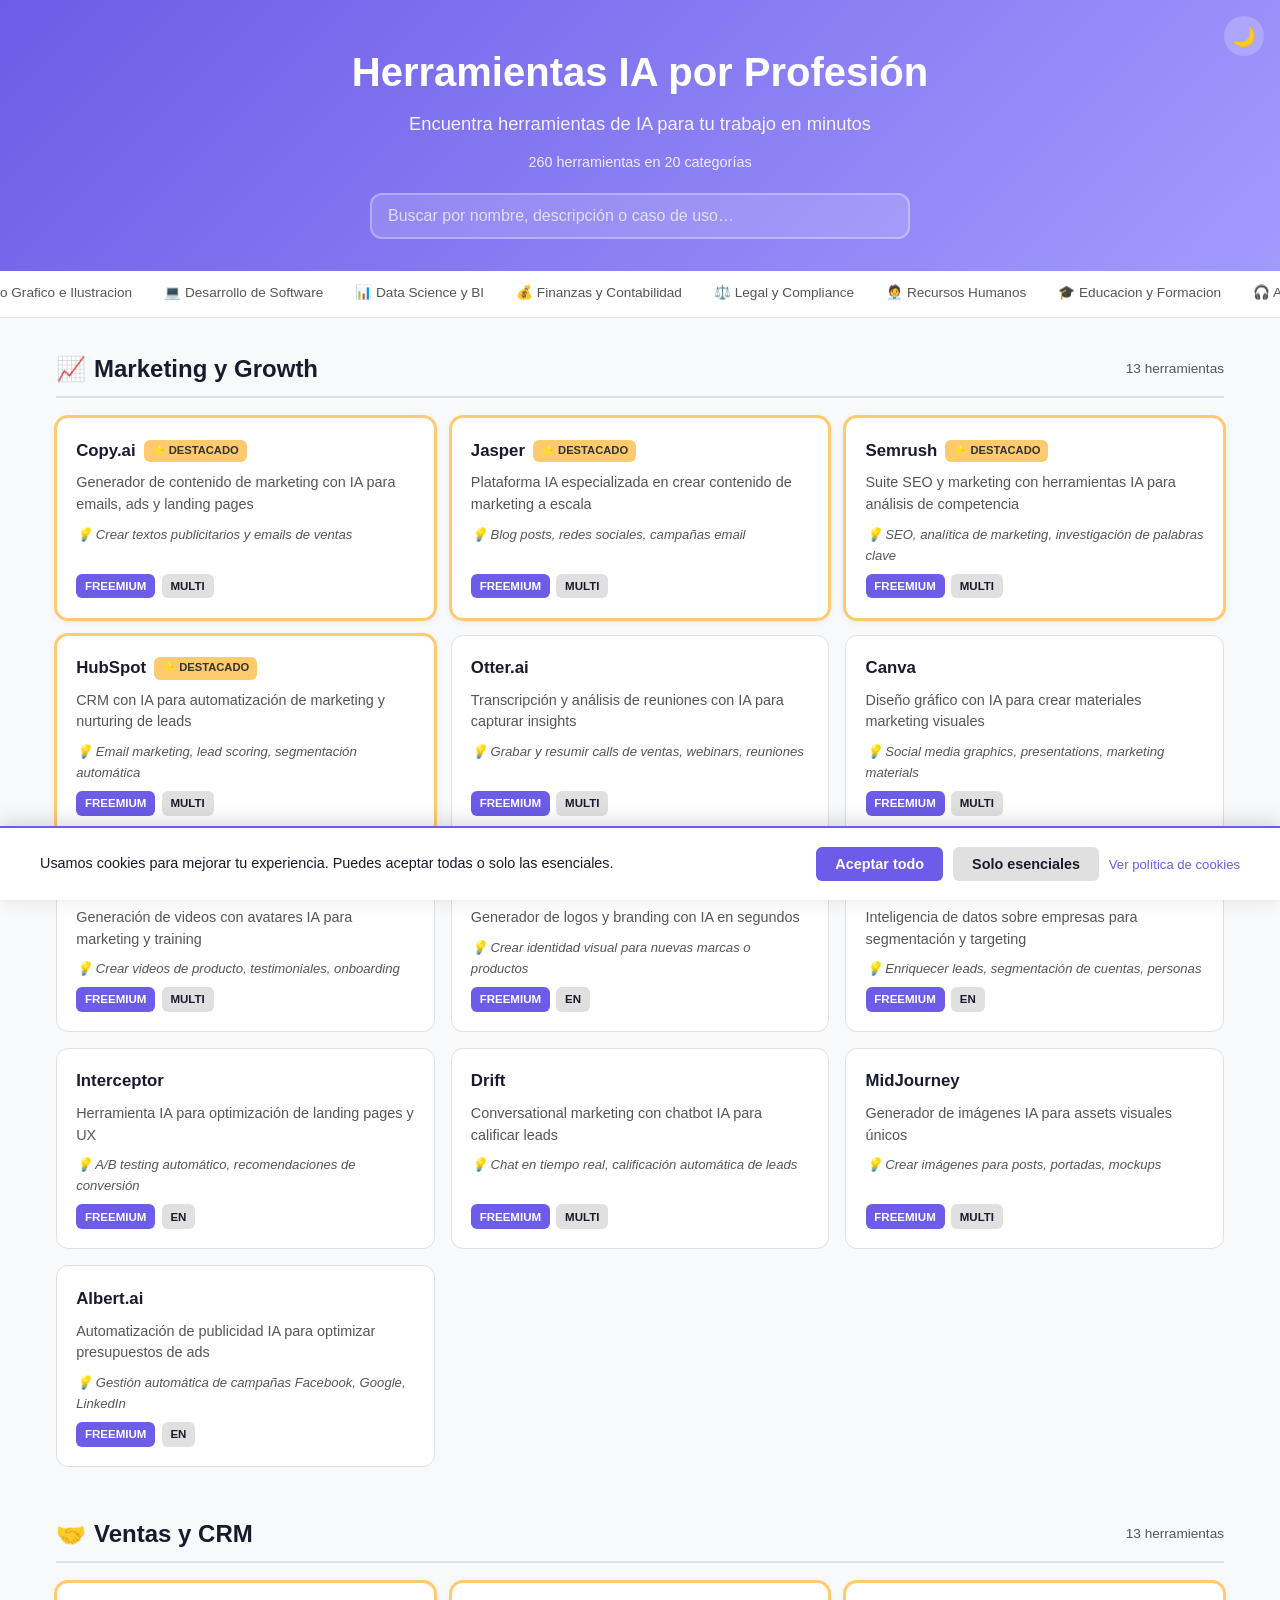
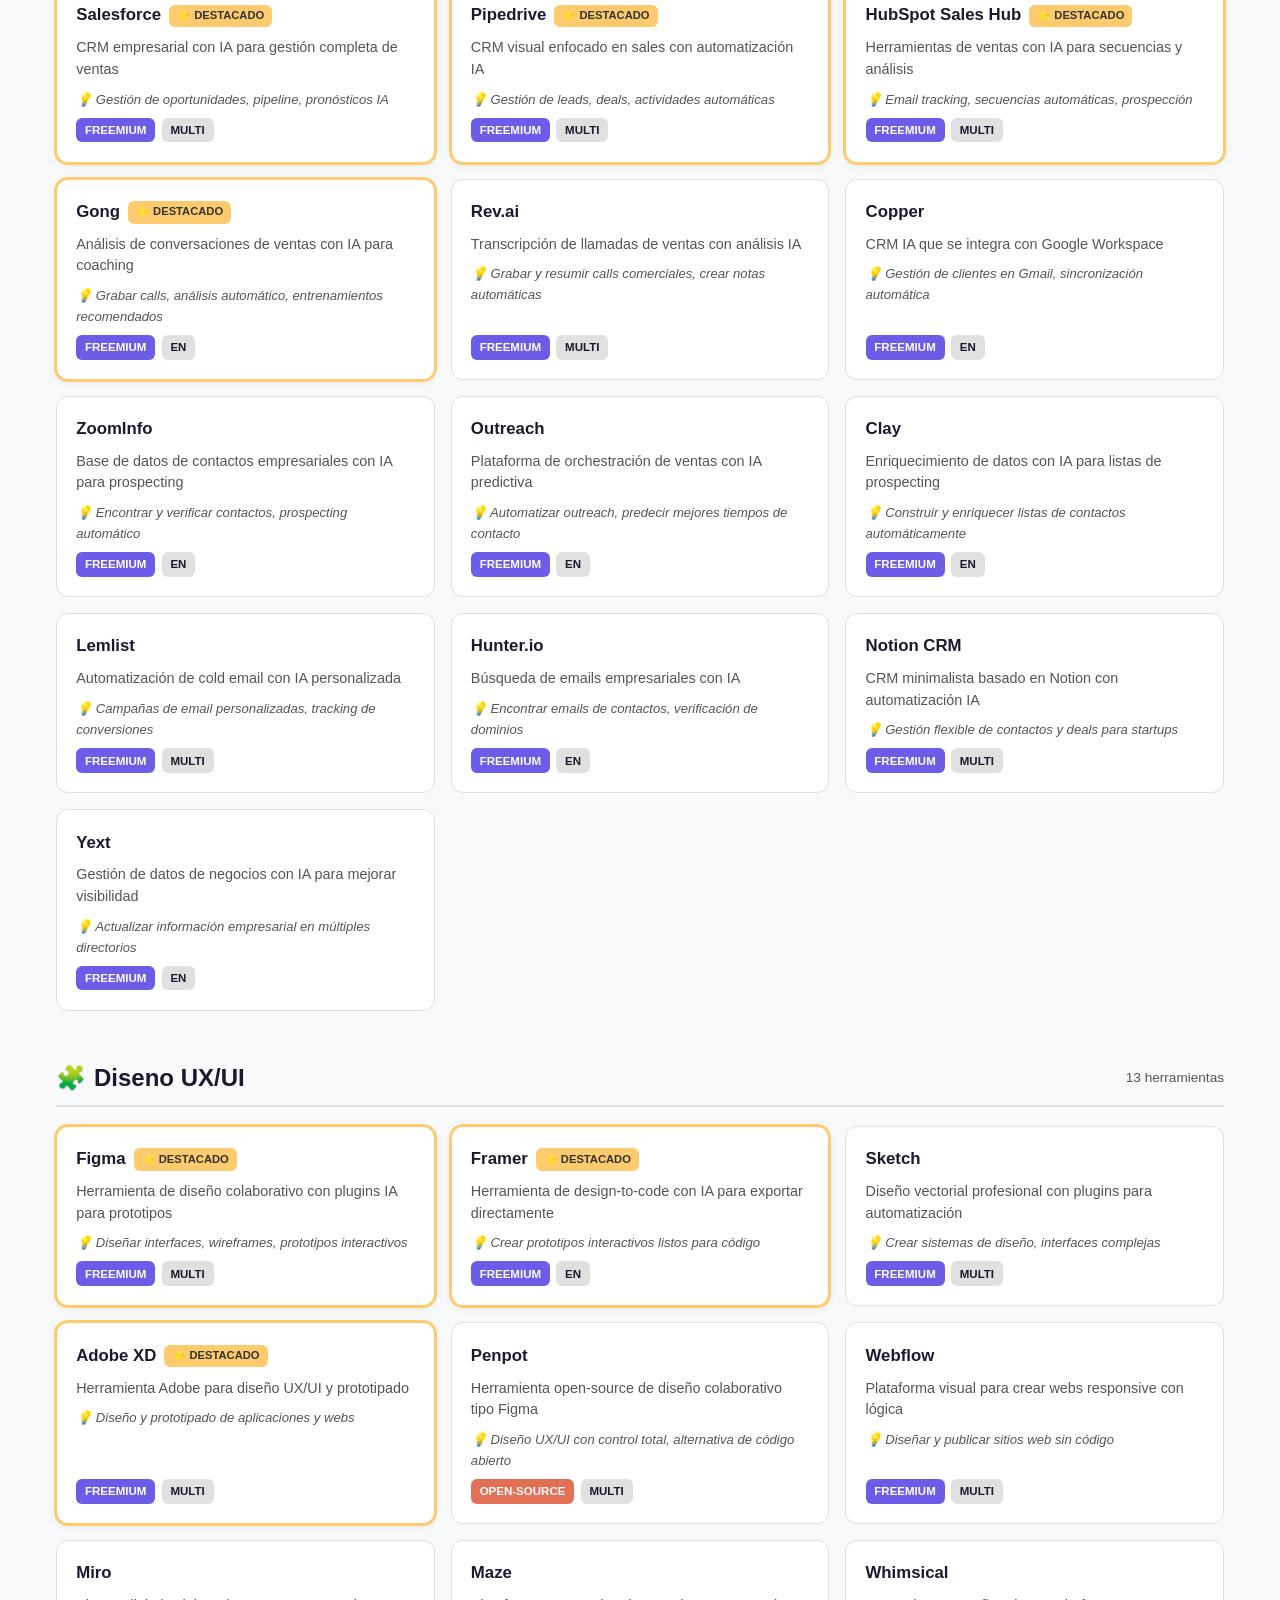
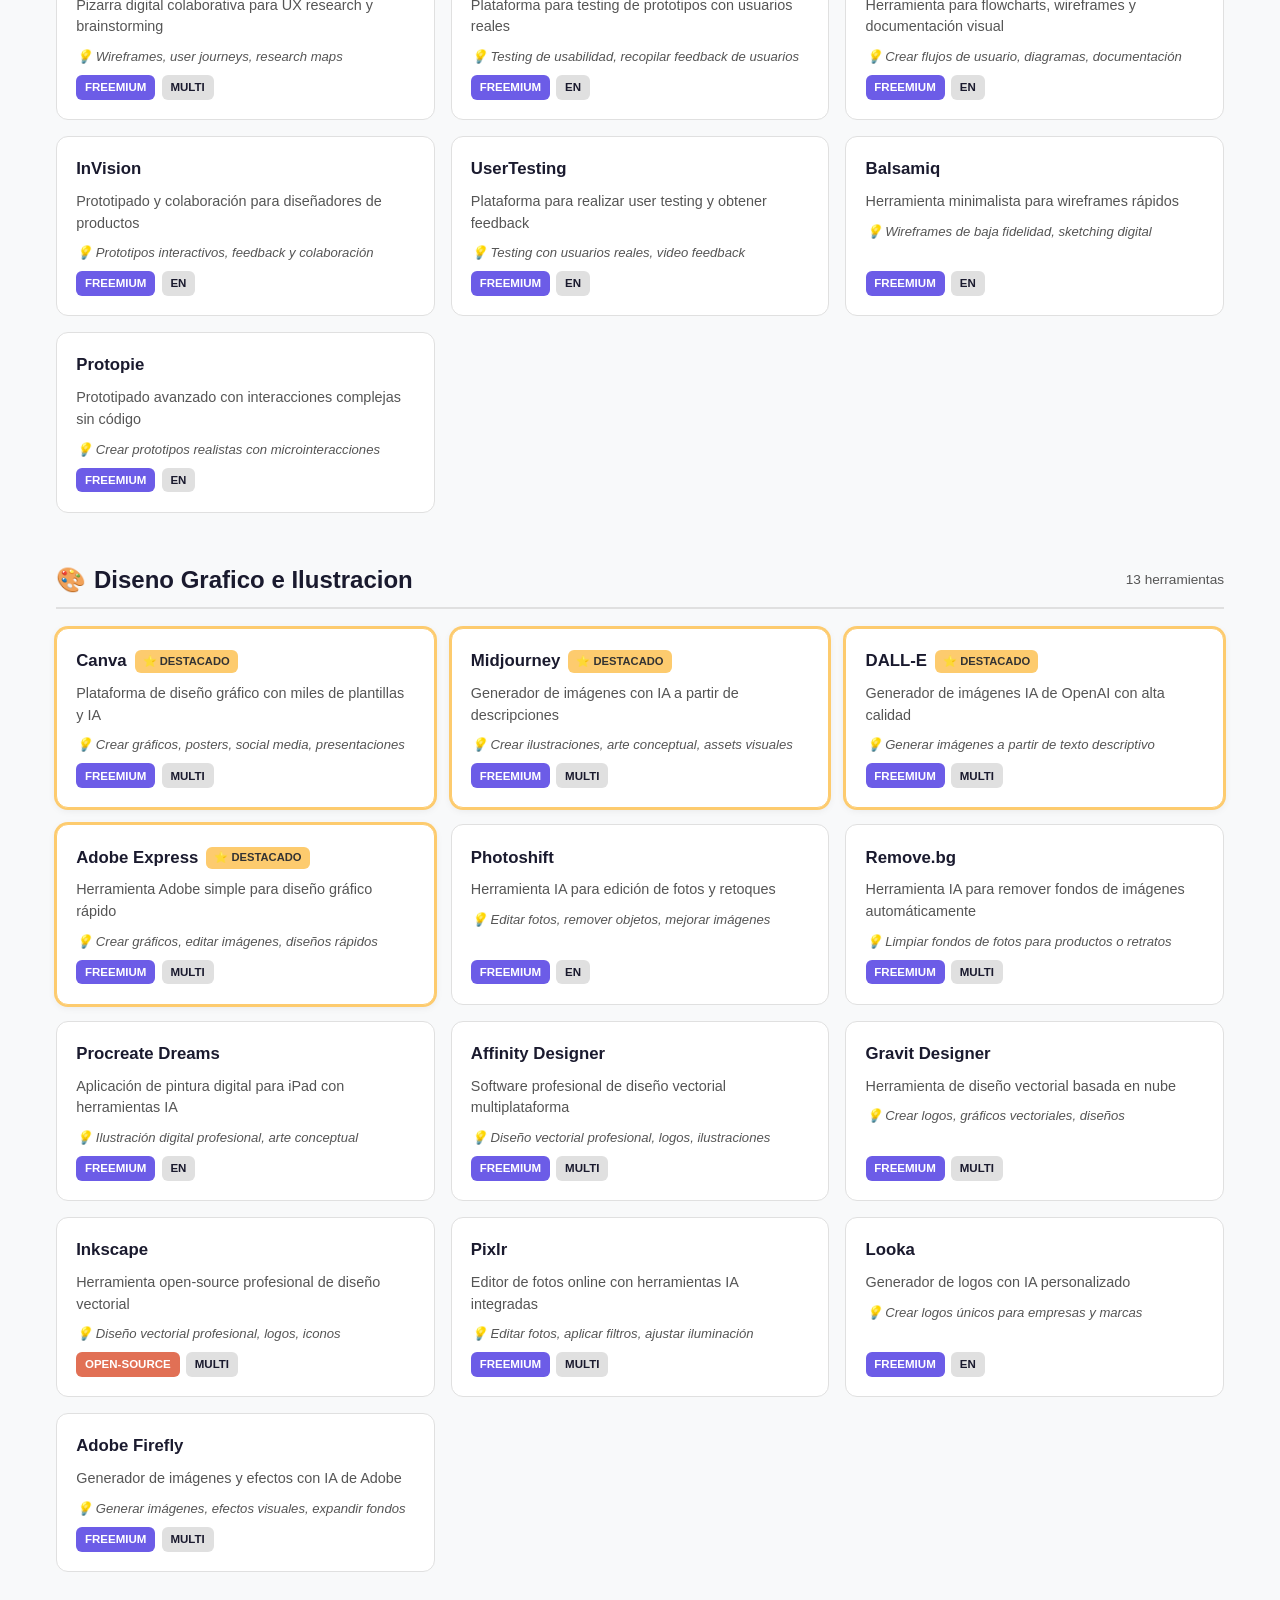
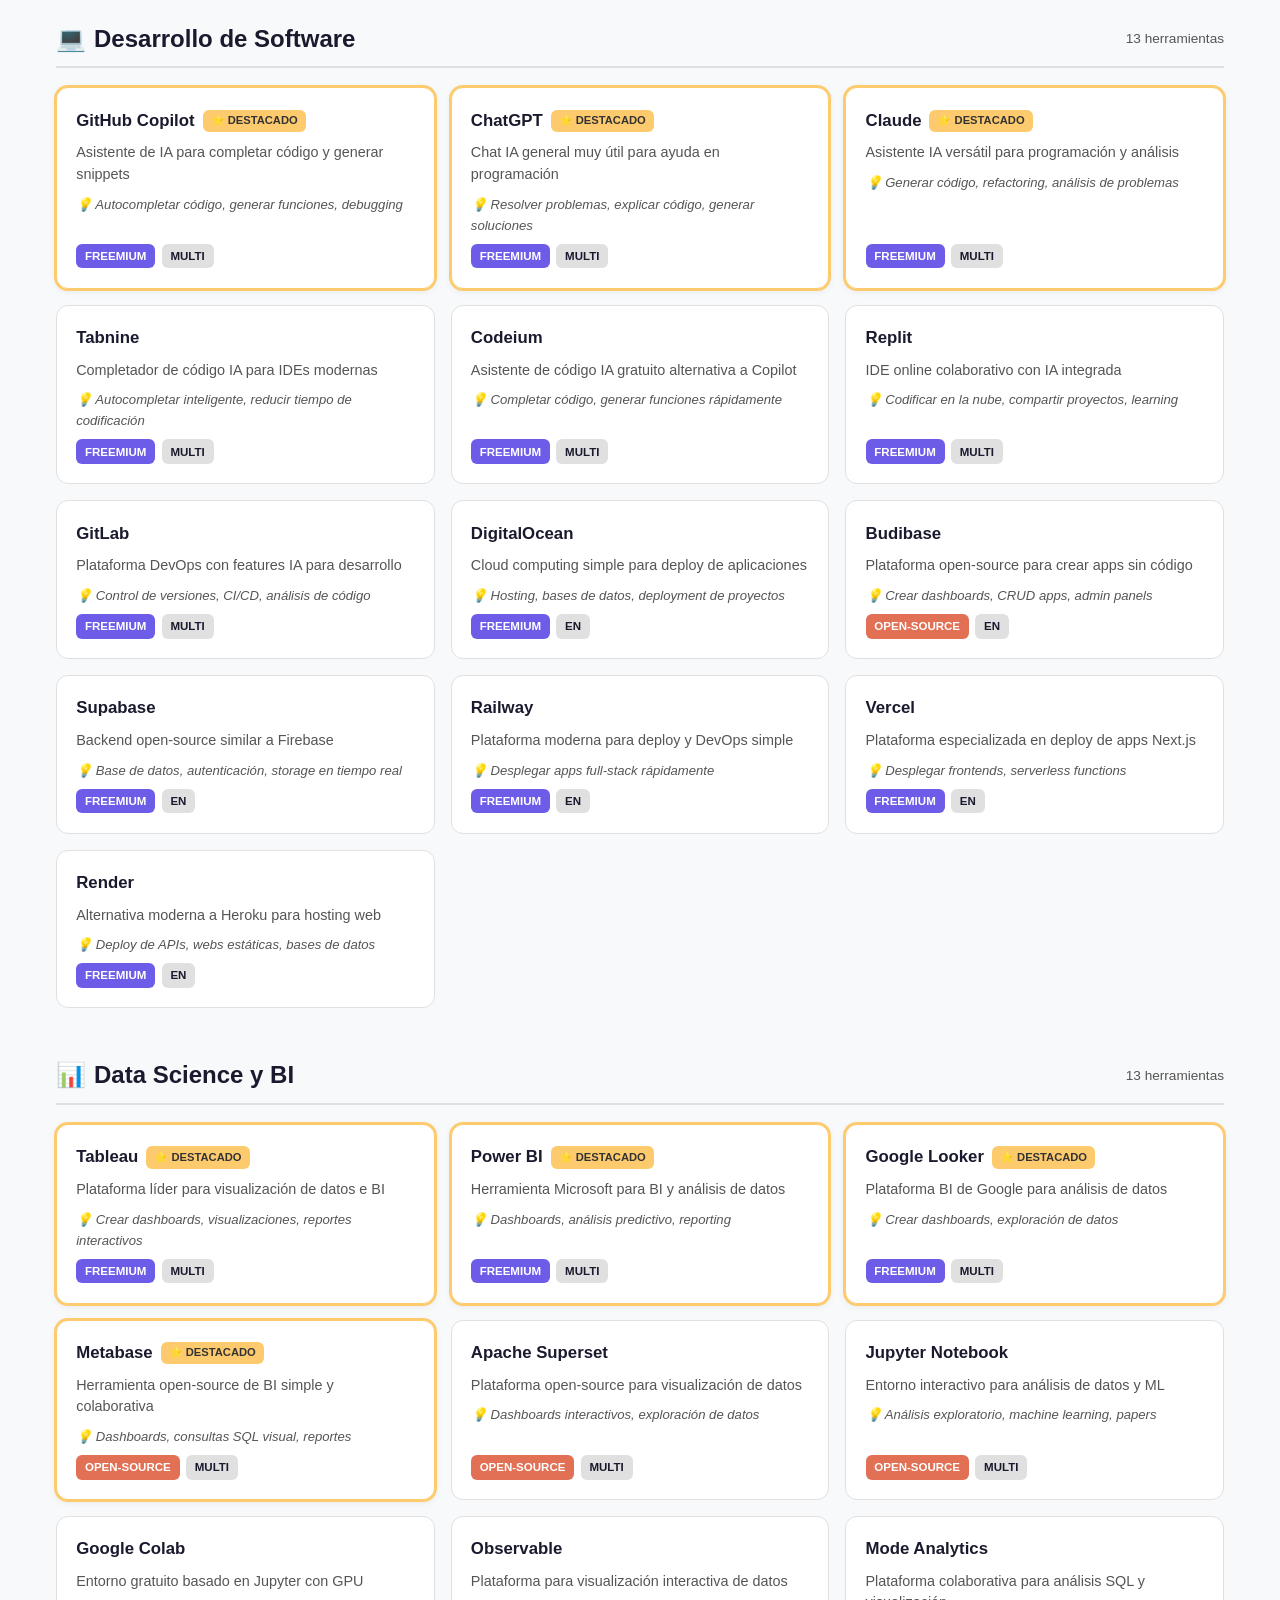
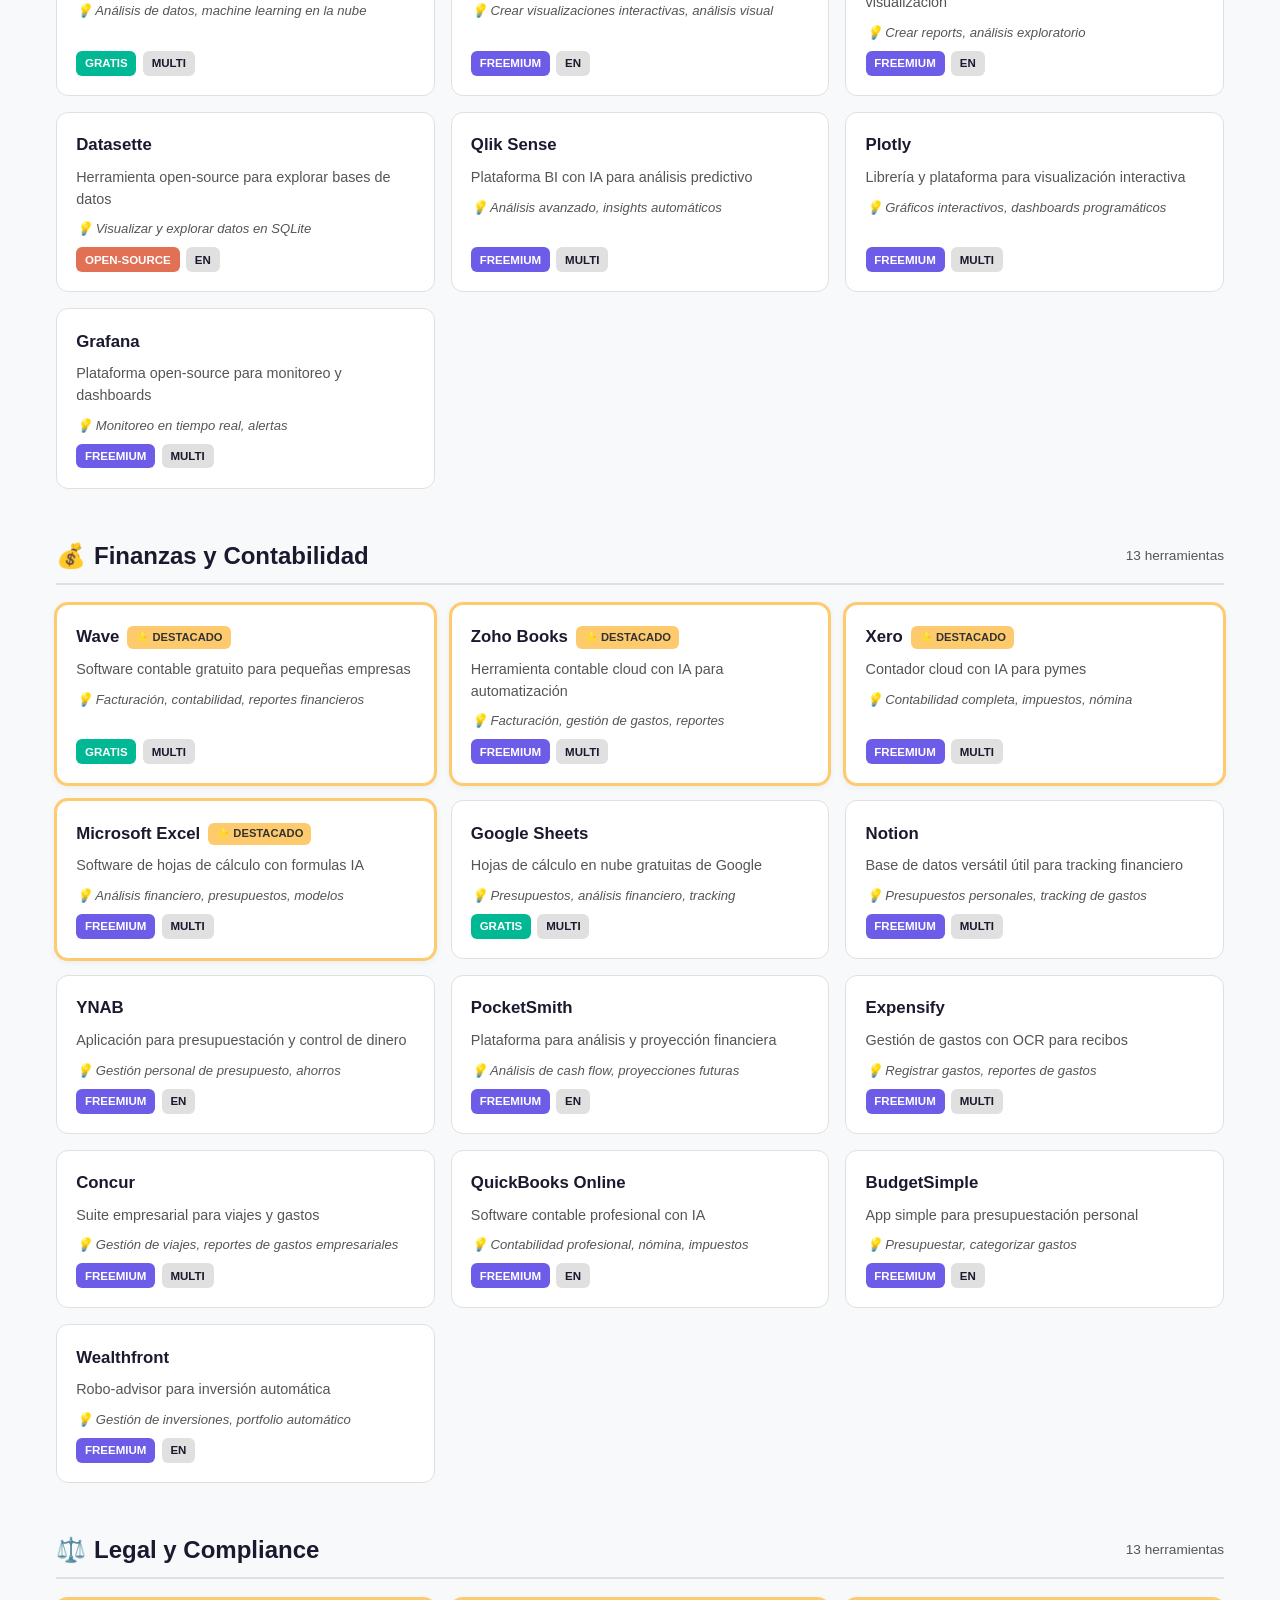
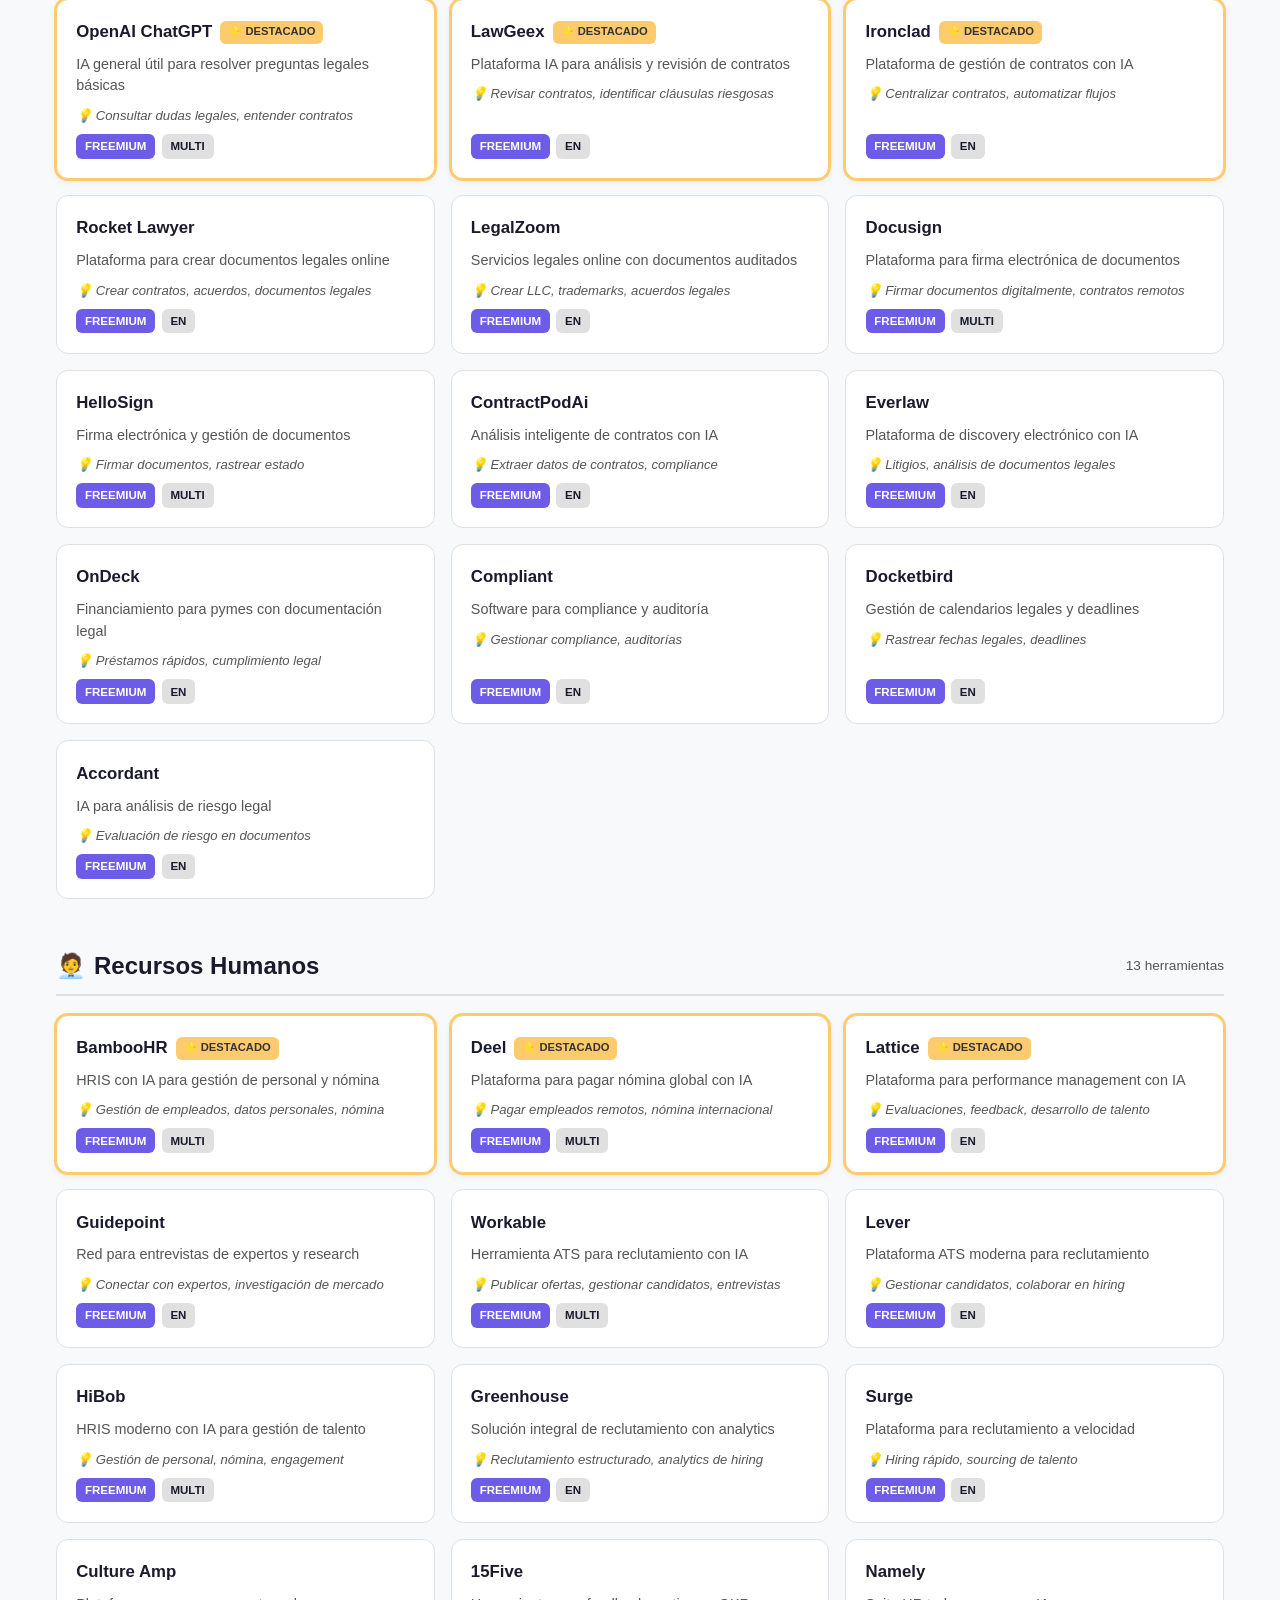
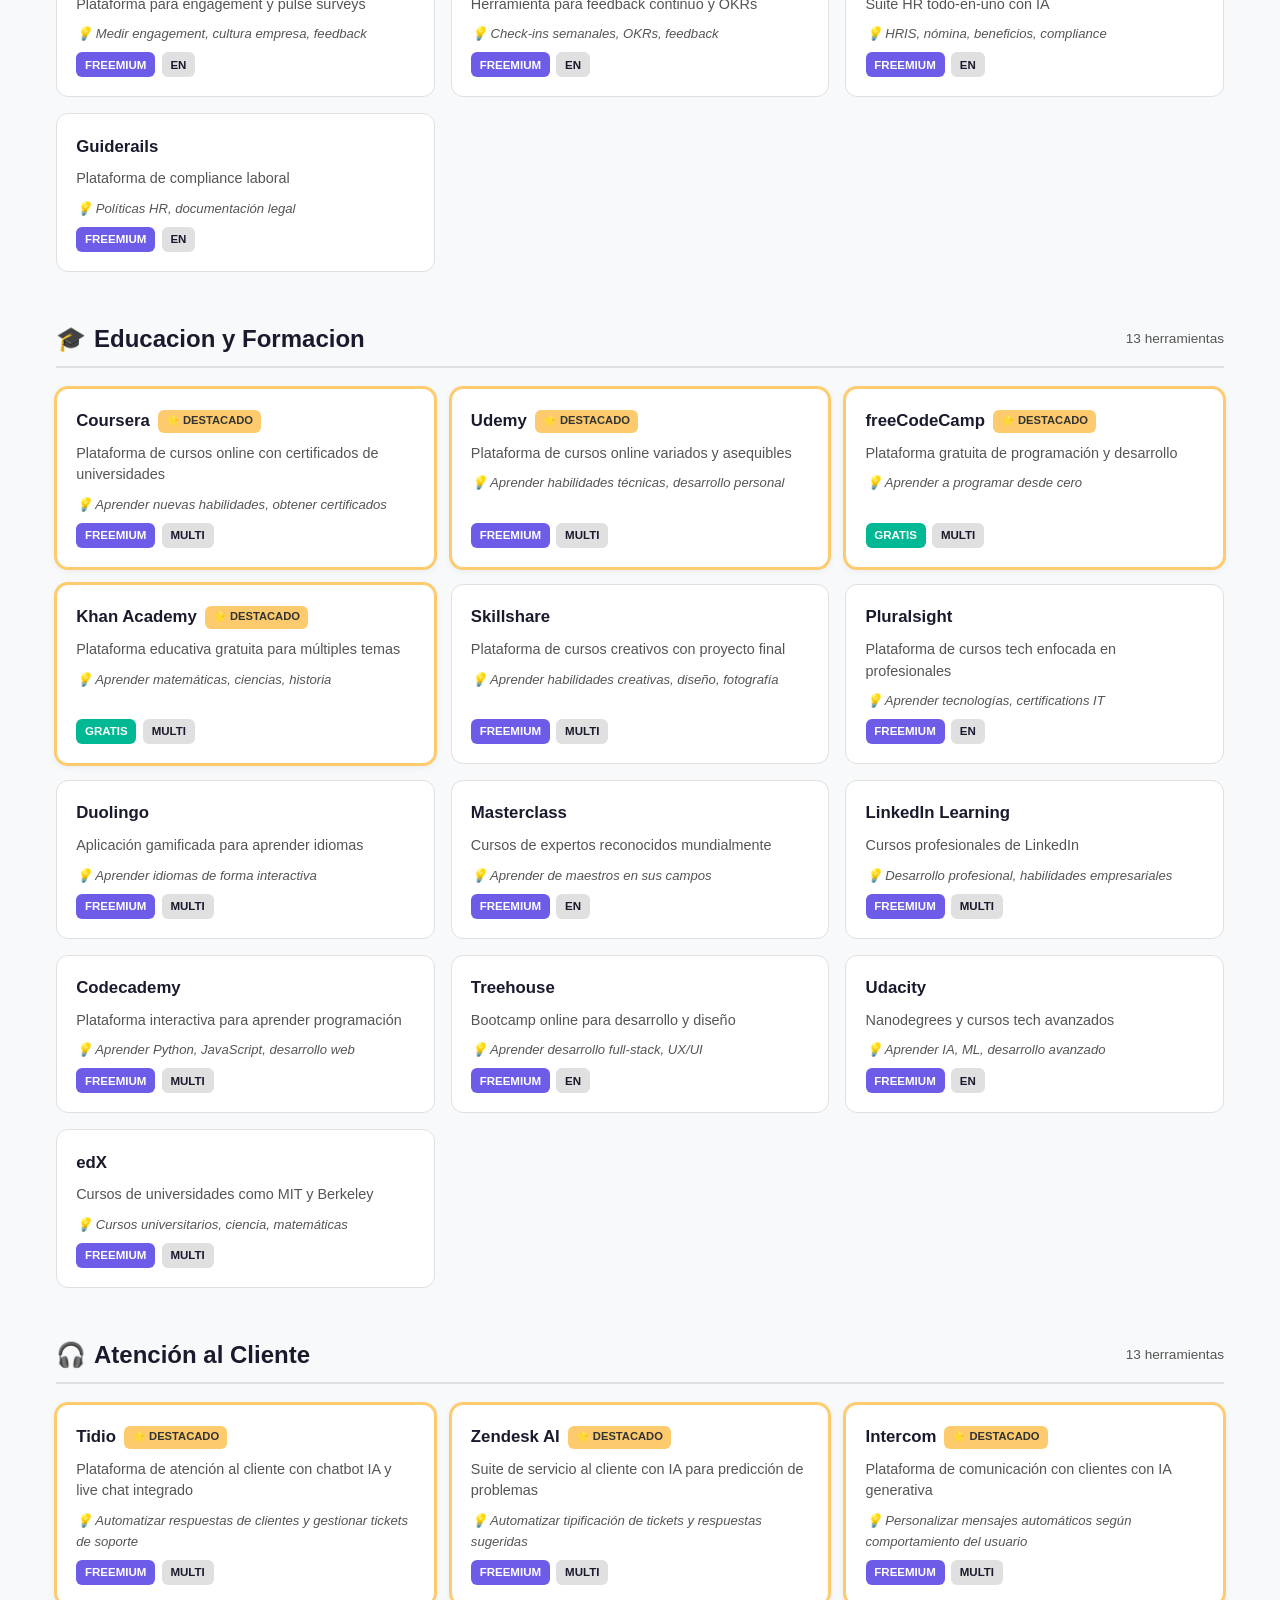
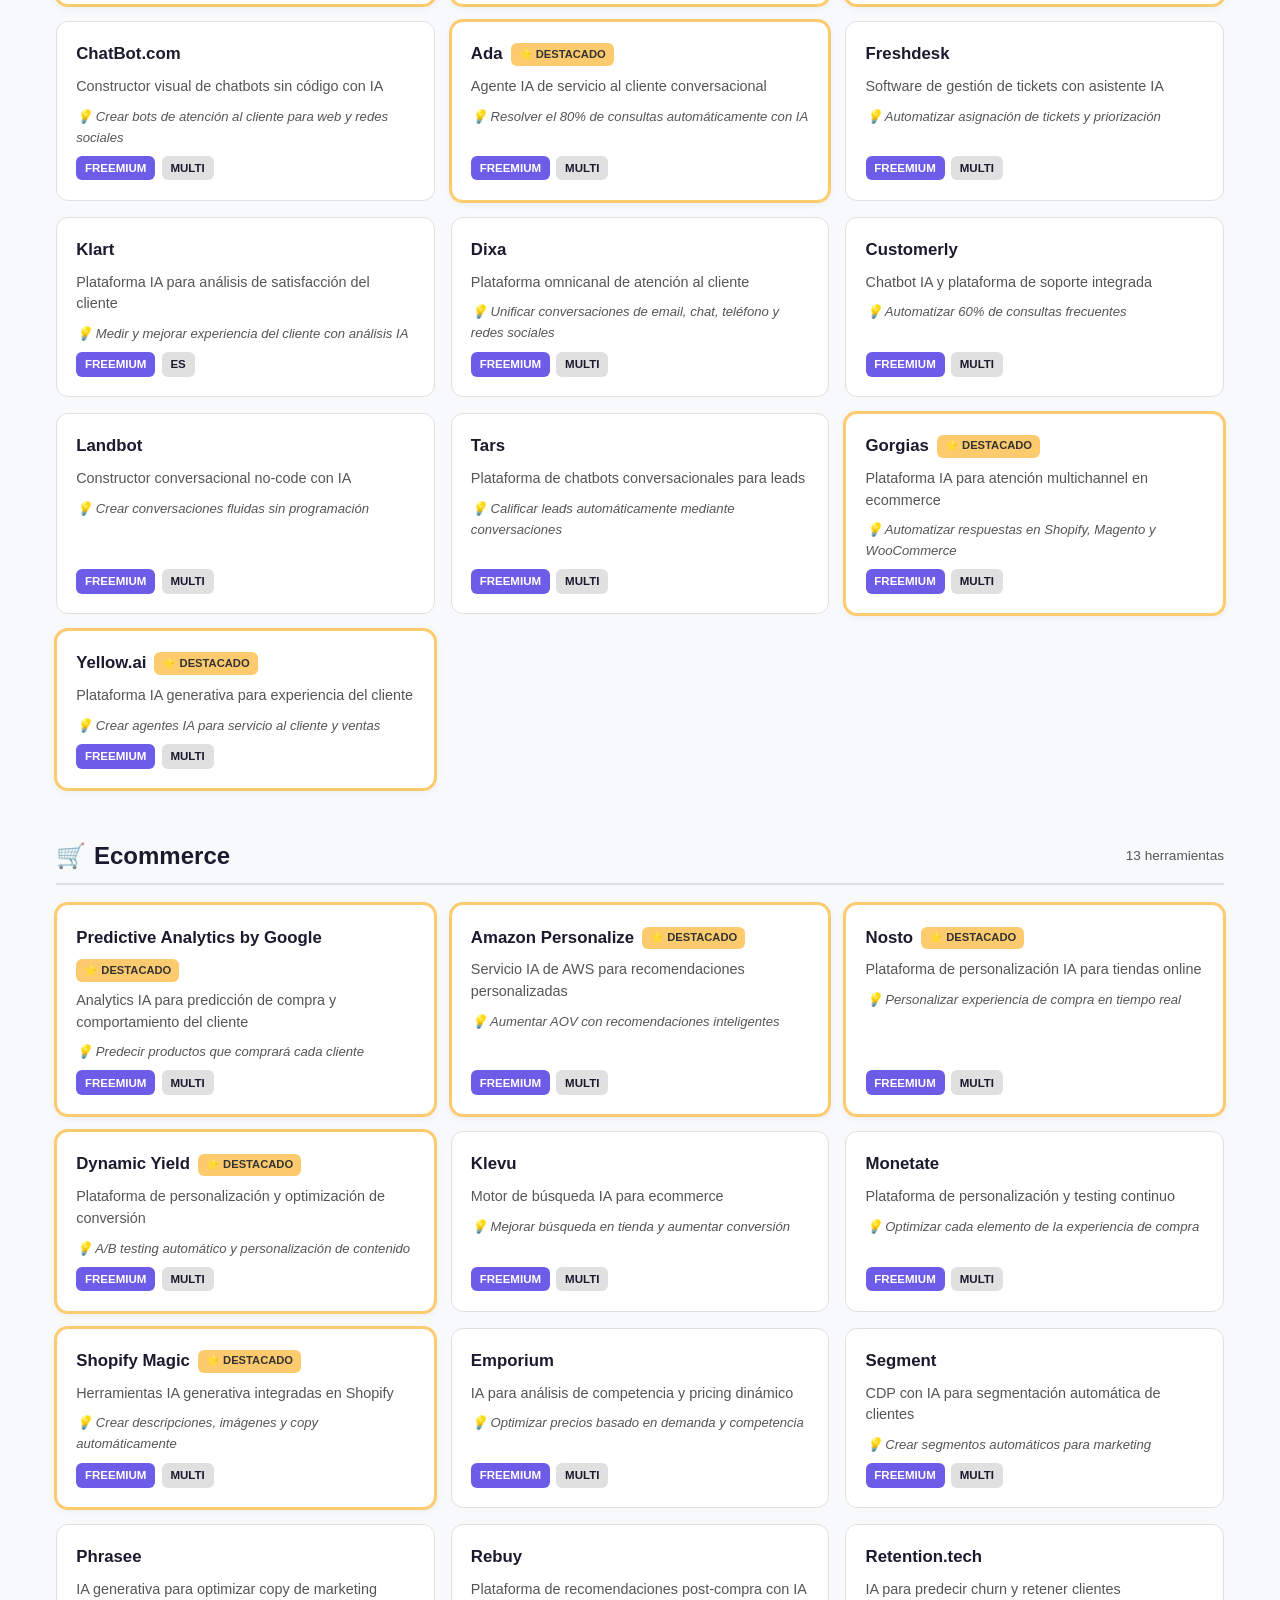
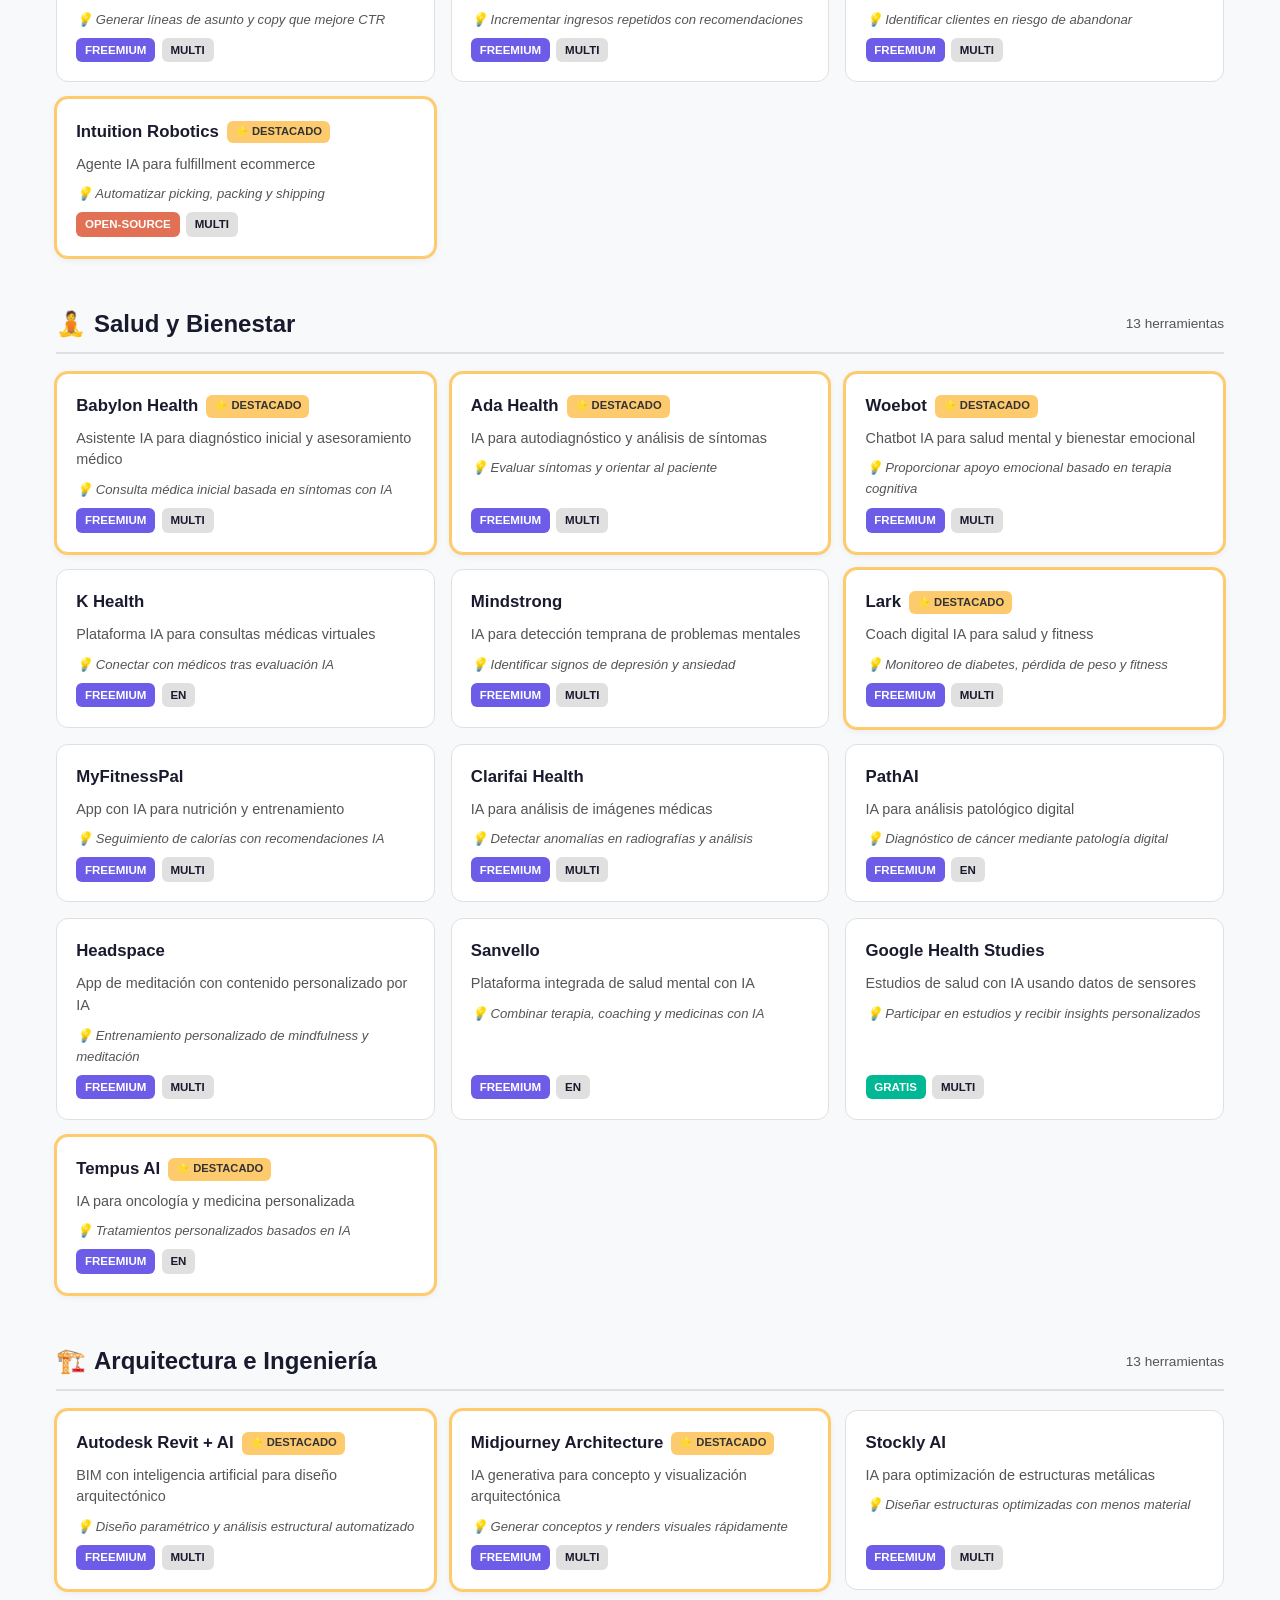
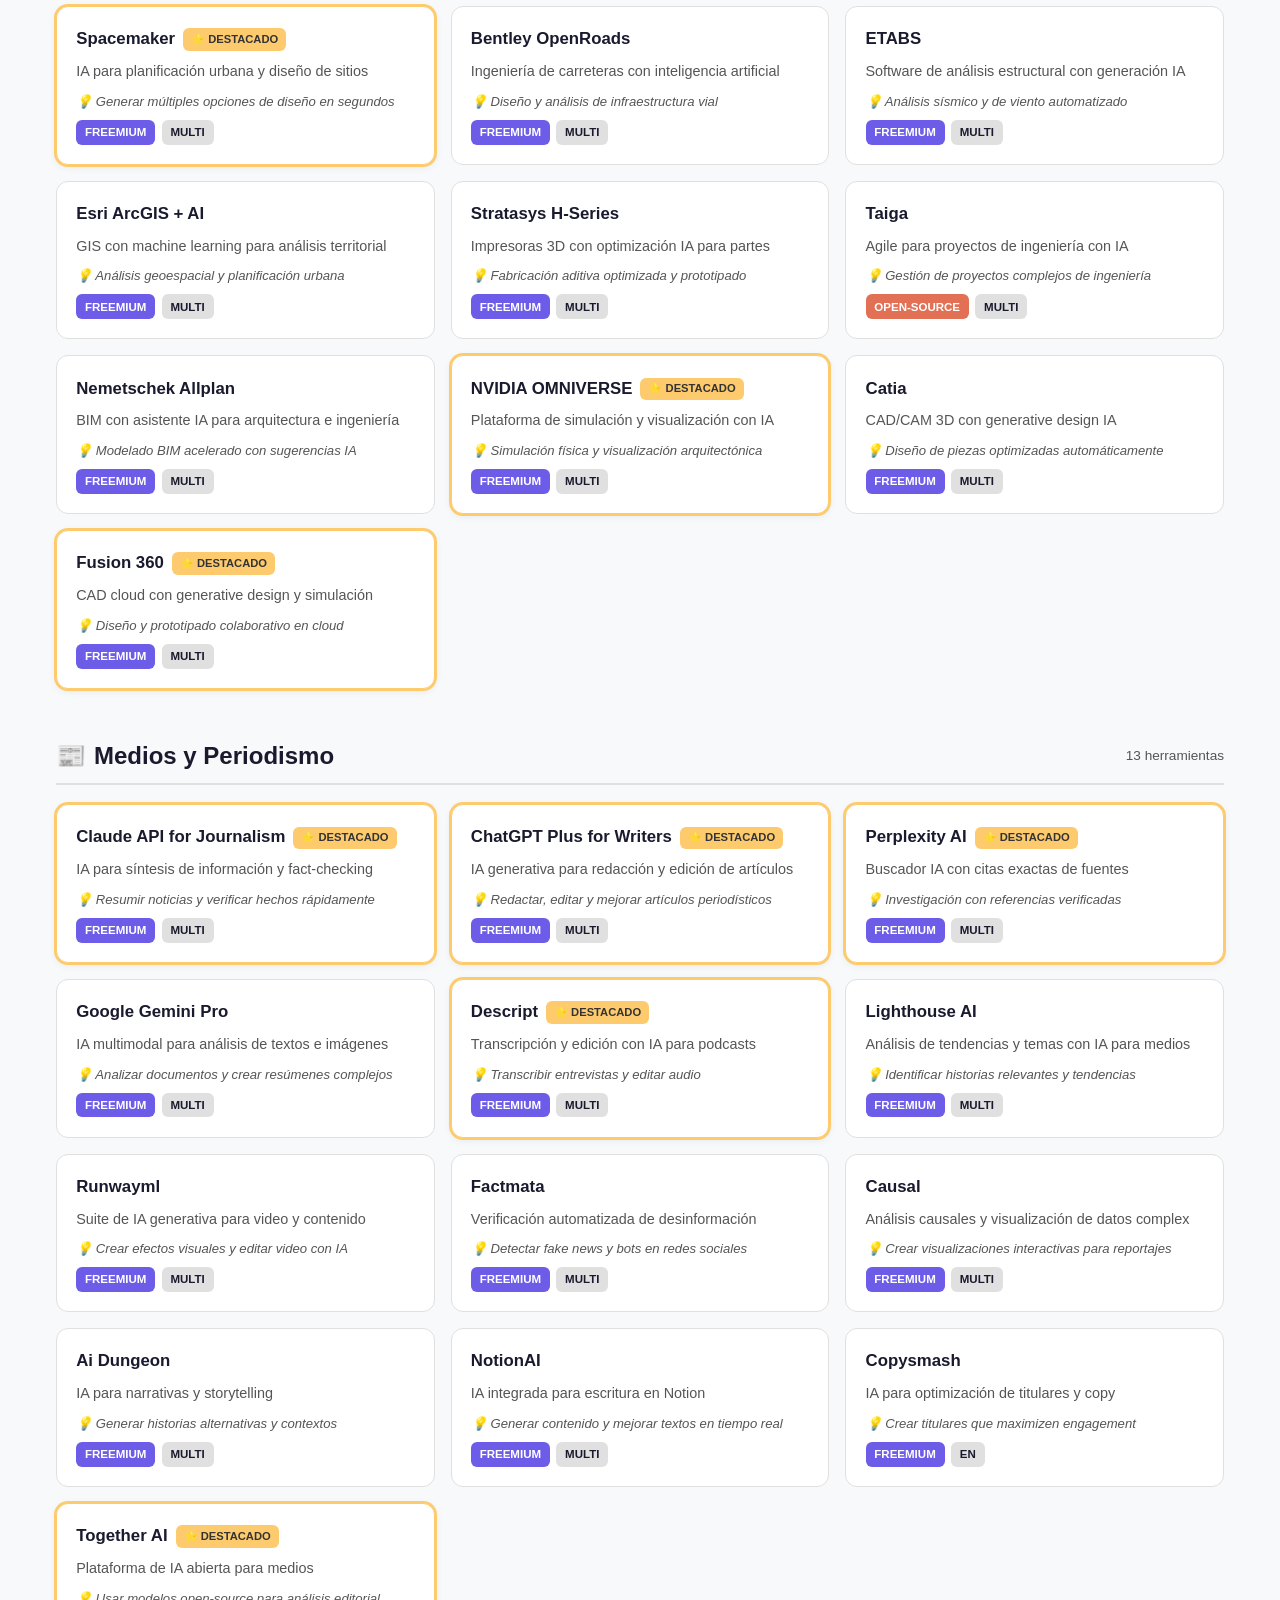
<file: index.html>
<!DOCTYPE html>
<html lang="es">
<head>
  <meta charset="UTF-8">
  <meta name="viewport" content="width=device-width, initial-scale=1.0">
  <title>Herramientas IA por Profesión — Directorio de herramientas de inteligencia artificial</title>
  <meta name="description" content="Directorio con más de 250 herramientas de inteligencia artificial clasificadas por profesión. Encuentra la IA perfecta para marketing, ventas, diseño, desarrollo y más.">
  <link rel="canonical" href="https://herramientasia.com/">
  <!-- Open Graph -->
  <meta property="og:type" content="website">
  <meta property="og:title" content="Herramientas IA por Profesión">
  <meta property="og:description" content="Directorio con más de 250 herramientas de inteligencia artificial clasificadas por profesión.">
  <meta property="og:url" content="https://herramientasia.com/">
  <meta property="og:site_name" content="Herramientas IA por Profesión">
  <!-- Twitter Cards -->
  <meta name="twitter:card" content="summary_large_image">
  <meta name="twitter:title" content="Herramientas IA por Profesión">
  <meta name="twitter:description" content="Directorio con más de 250 herramientas de inteligencia artificial clasificadas por profesión.">
  <!-- Favicon -->
  <link rel="icon" href="img/favicon.svg" type="image/svg+xml">
  <!-- Estilos -->
  <link rel="stylesheet" href="css/styles.css">
  <!-- Datos estructurados JSON-LD -->
  <script type="application/ld+json">
  {
    "@context": "https://schema.org",
    "@type": "WebSite",
    "name": "Herramientas IA por Profesión",
    "url": "https://herramientasia.com/",
    "description": "Directorio de herramientas de inteligencia artificial clasificadas por profesión",
    "potentialAction": {
      "@type": "SearchAction",
      "target": "https://herramientasia.com/?q={search_term_string}",
      "query-input": "required name=search_term_string"
    }
  }
  </script>
</head>
<body>
  <!-- Banner de cookies -->
  <div id="cookie-banner" class="cookie-banner" role="dialog" aria-label="Consentimiento de cookies" hidden>
    <div class="cookie-banner__content">
      <p>Usamos cookies para mejorar tu experiencia. Puedes aceptar todas o solo las esenciales.</p>
      <div class="cookie-banner__actions">
        <button id="cookie-accept-all" class="btn btn--primary">Aceptar todo</button>
        <button id="cookie-essential" class="btn btn--secondary">Solo esenciales</button>
        <a href="cookies.html" class="cookie-banner__link">Ver política de cookies</a>
      </div>
    </div>
  </div>

  <!-- Header -->
  <header class="header" id="header">
    <div class="container">
      <h1 class="header__title">Herramientas IA por Profesión</h1>
      <p class="header__subtitle">Encuentra herramientas de IA para tu trabajo en minutos</p>
      <p class="header__counter" id="counter" aria-live="polite"></p>
      <div class="search-wrapper">
        <label for="search-input" class="sr-only">Buscar herramientas</label>
        <input
          type="search"
          id="search-input"
          class="search-input"
          placeholder="Buscar por nombre, descripción o caso de uso…"
          autocomplete="off"
        >
      </div>
      <!-- Tema claro/oscuro -->
      <button id="theme-toggle" class="theme-toggle" aria-label="Cambiar tema claro/oscuro">
        <span class="theme-toggle__icon" aria-hidden="true">🌙</span>
      </button>
    </div>
  </header>

  <!-- Navegación de categorías -->
  <nav class="category-nav" id="category-nav" aria-label="Categorías de herramientas">
    <ul class="category-nav__list" id="category-nav-list">
      <!-- Se genera dinámicamente desde JS -->
    </ul>
  </nav>

  <!-- Contenido principal -->
  <main class="main" id="main">
    <div class="container">
      <div id="categories-container">
        <!-- Se genera dinámicamente desde JS -->
      </div>
      <div id="empty-state" class="empty-state" hidden>
        <p>No se encontraron herramientas con ese criterio de búsqueda.</p>
      </div>
      <div id="error-state" class="error-state" hidden>
        <p>Error al cargar las herramientas. Por favor, recarga la página.</p>
      </div>
    </div>
  </main>

  <!-- Botón volver arriba -->
  <button id="back-to-top" class="back-to-top" aria-label="Volver arriba" hidden>↑</button>

  <!-- Footer -->
  <footer class="footer" id="footer">
    <div class="container">
      <p class="footer__update" id="footer-update"></p>
      <nav class="footer__links" aria-label="Enlaces legales">
        <a href="terminos.html">Términos de uso</a>
        <a href="privacidad.html">Política de privacidad</a>
        <a href="cookies.html">Política de cookies</a>
        <button id="cookie-preferences" class="footer__link-btn">Preferencias de cookies</button>
      </nav>
      <p class="footer__suggest">
        <a href="mailto:sugerencias@herramientasia.com?subject=Sugerir%20herramienta">Sugerir herramienta</a>
      </p>
    </div>
  </footer>

  <!-- ItemList JSON-LD (se genera dinámicamente) -->
  <script id="itemlist-jsonld" type="application/ld+json">[]</script>

  <!-- Scripts -->
  <script src="js/cookies-banner.js"></script>
  <script src="js/app.js"></script>
</body>
</html>
</file>
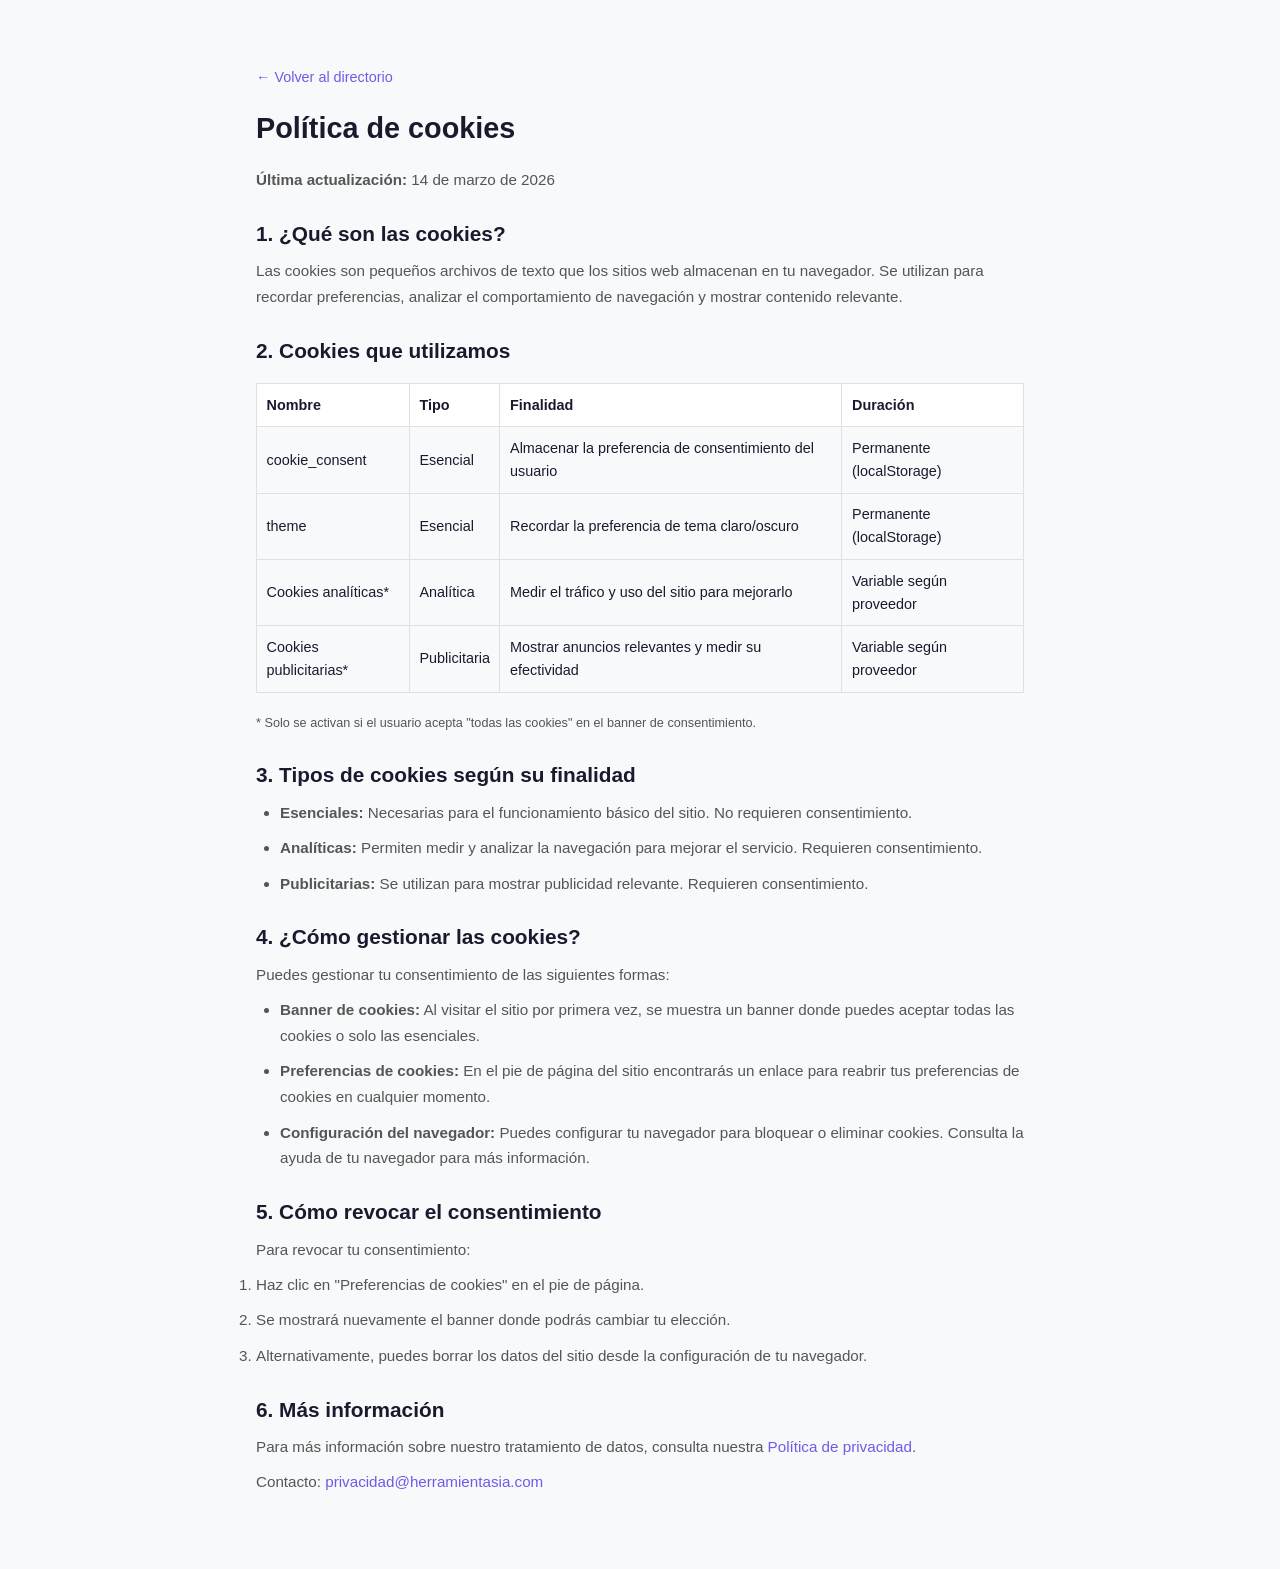
<file: cookies.html>
<!DOCTYPE html>
<html lang="es">
<head>
  <meta charset="UTF-8">
  <meta name="viewport" content="width=device-width, initial-scale=1.0">
  <title>Política de cookies — Herramientas IA por Profesión</title>
  <meta name="description" content="Política de cookies del sitio Herramientas IA por Profesión. Información sobre las cookies utilizadas.">
  <link rel="canonical" href="https://herramientasia.com/cookies.html">
  <link rel="icon" href="img/favicon.svg" type="image/svg+xml">
  <link rel="stylesheet" href="css/styles.css">
</head>
<body>
  <div class="legal-page">
    <a href="index.html" class="legal-back">← Volver al directorio</a>
    <h1>Política de cookies</h1>
    <p><strong>Última actualización:</strong> 14 de marzo de 2026</p>

    <h2>1. ¿Qué son las cookies?</h2>
    <p>Las cookies son pequeños archivos de texto que los sitios web almacenan en tu navegador. Se utilizan para recordar preferencias, analizar el comportamiento de navegación y mostrar contenido relevante.</p>

    <h2>2. Cookies que utilizamos</h2>
    <table>
      <thead>
        <tr>
          <th>Nombre</th>
          <th>Tipo</th>
          <th>Finalidad</th>
          <th>Duración</th>
        </tr>
      </thead>
      <tbody>
        <tr>
          <td>cookie_consent</td>
          <td>Esencial</td>
          <td>Almacenar la preferencia de consentimiento del usuario</td>
          <td>Permanente (localStorage)</td>
        </tr>
        <tr>
          <td>theme</td>
          <td>Esencial</td>
          <td>Recordar la preferencia de tema claro/oscuro</td>
          <td>Permanente (localStorage)</td>
        </tr>
        <tr>
          <td>Cookies analíticas*</td>
          <td>Analítica</td>
          <td>Medir el tráfico y uso del sitio para mejorarlo</td>
          <td>Variable según proveedor</td>
        </tr>
        <tr>
          <td>Cookies publicitarias*</td>
          <td>Publicitaria</td>
          <td>Mostrar anuncios relevantes y medir su efectividad</td>
          <td>Variable según proveedor</td>
        </tr>
      </tbody>
    </table>
    <p><small>* Solo se activan si el usuario acepta "todas las cookies" en el banner de consentimiento.</small></p>

    <h2>3. Tipos de cookies según su finalidad</h2>
    <ul>
      <li><strong>Esenciales:</strong> Necesarias para el funcionamiento básico del sitio. No requieren consentimiento.</li>
      <li><strong>Analíticas:</strong> Permiten medir y analizar la navegación para mejorar el servicio. Requieren consentimiento.</li>
      <li><strong>Publicitarias:</strong> Se utilizan para mostrar publicidad relevante. Requieren consentimiento.</li>
    </ul>

    <h2>4. ¿Cómo gestionar las cookies?</h2>
    <p>Puedes gestionar tu consentimiento de las siguientes formas:</p>
    <ul>
      <li><strong>Banner de cookies:</strong> Al visitar el sitio por primera vez, se muestra un banner donde puedes aceptar todas las cookies o solo las esenciales.</li>
      <li><strong>Preferencias de cookies:</strong> En el pie de página del sitio encontrarás un enlace para reabrir tus preferencias de cookies en cualquier momento.</li>
      <li><strong>Configuración del navegador:</strong> Puedes configurar tu navegador para bloquear o eliminar cookies. Consulta la ayuda de tu navegador para más información.</li>
    </ul>

    <h2>5. Cómo revocar el consentimiento</h2>
    <p>Para revocar tu consentimiento:</p>
    <ol>
      <li>Haz clic en "Preferencias de cookies" en el pie de página.</li>
      <li>Se mostrará nuevamente el banner donde podrás cambiar tu elección.</li>
      <li>Alternativamente, puedes borrar los datos del sitio desde la configuración de tu navegador.</li>
    </ol>

    <h2>6. Más información</h2>
    <p>Para más información sobre nuestro tratamiento de datos, consulta nuestra <a href="privacidad.html">Política de privacidad</a>.</p>
    <p>Contacto: <a href="mailto:privacidad@herramientasia.com">privacidad@herramientasia.com</a></p>
  </div>
</body>
</html>
</file>
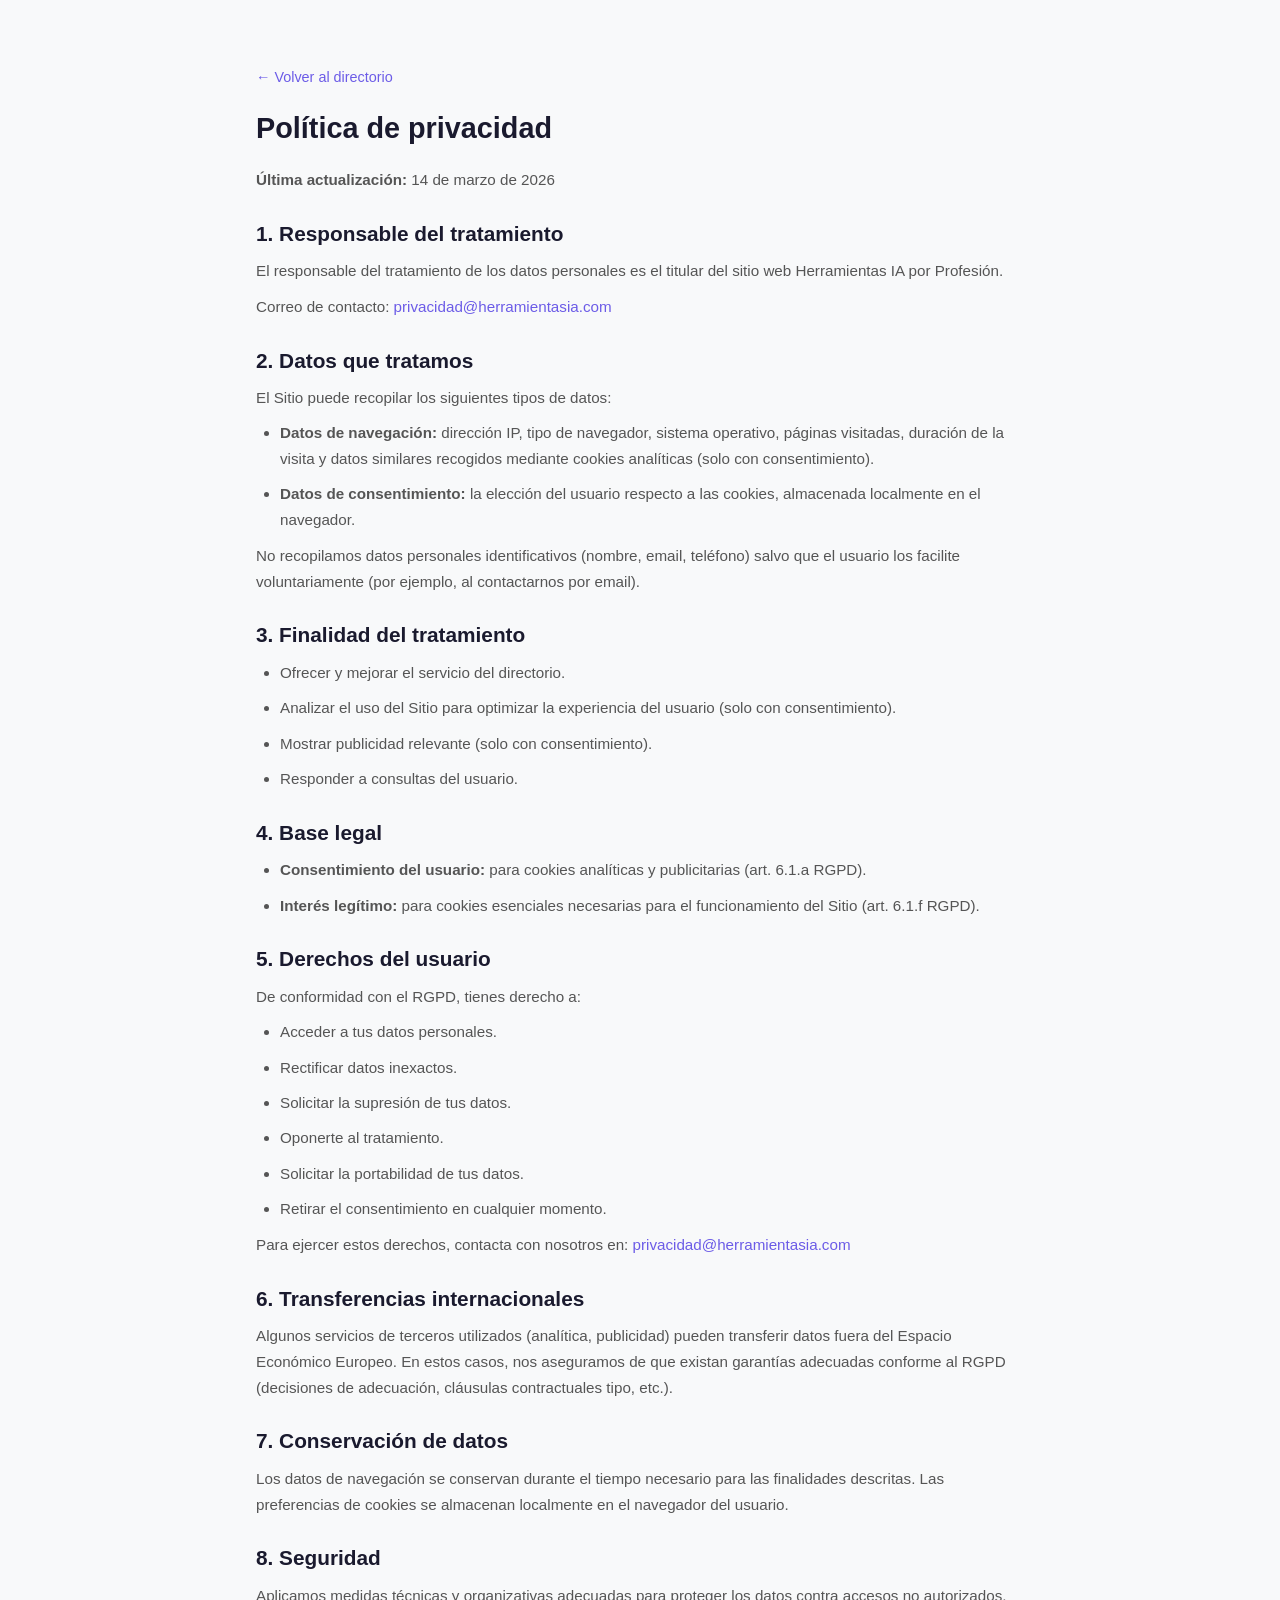
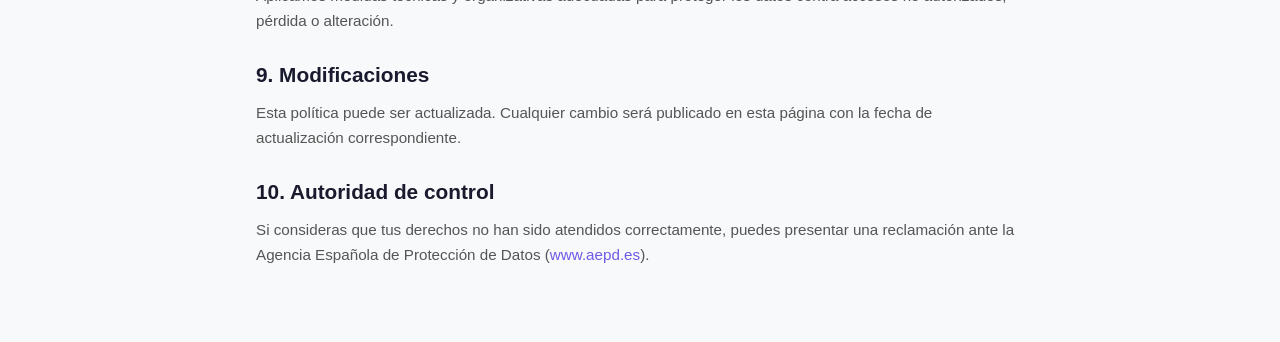
<file: privacidad.html>
<!DOCTYPE html>
<html lang="es">
<head>
  <meta charset="UTF-8">
  <meta name="viewport" content="width=device-width, initial-scale=1.0">
  <title>Política de privacidad — Herramientas IA por Profesión</title>
  <meta name="description" content="Política de privacidad del sitio Herramientas IA por Profesión. Información sobre el tratamiento de datos personales.">
  <link rel="canonical" href="https://herramientasia.com/privacidad.html">
  <link rel="icon" href="img/favicon.svg" type="image/svg+xml">
  <link rel="stylesheet" href="css/styles.css">
</head>
<body>
  <div class="legal-page">
    <a href="index.html" class="legal-back">← Volver al directorio</a>
    <h1>Política de privacidad</h1>
    <p><strong>Última actualización:</strong> 14 de marzo de 2026</p>

    <h2>1. Responsable del tratamiento</h2>
    <p>El responsable del tratamiento de los datos personales es el titular del sitio web Herramientas IA por Profesión.</p>
    <p>Correo de contacto: <a href="mailto:privacidad@herramientasia.com">privacidad@herramientasia.com</a></p>

    <h2>2. Datos que tratamos</h2>
    <p>El Sitio puede recopilar los siguientes tipos de datos:</p>
    <ul>
      <li><strong>Datos de navegación:</strong> dirección IP, tipo de navegador, sistema operativo, páginas visitadas, duración de la visita y datos similares recogidos mediante cookies analíticas (solo con consentimiento).</li>
      <li><strong>Datos de consentimiento:</strong> la elección del usuario respecto a las cookies, almacenada localmente en el navegador.</li>
    </ul>
    <p>No recopilamos datos personales identificativos (nombre, email, teléfono) salvo que el usuario los facilite voluntariamente (por ejemplo, al contactarnos por email).</p>

    <h2>3. Finalidad del tratamiento</h2>
    <ul>
      <li>Ofrecer y mejorar el servicio del directorio.</li>
      <li>Analizar el uso del Sitio para optimizar la experiencia del usuario (solo con consentimiento).</li>
      <li>Mostrar publicidad relevante (solo con consentimiento).</li>
      <li>Responder a consultas del usuario.</li>
    </ul>

    <h2>4. Base legal</h2>
    <ul>
      <li><strong>Consentimiento del usuario:</strong> para cookies analíticas y publicitarias (art. 6.1.a RGPD).</li>
      <li><strong>Interés legítimo:</strong> para cookies esenciales necesarias para el funcionamiento del Sitio (art. 6.1.f RGPD).</li>
    </ul>

    <h2>5. Derechos del usuario</h2>
    <p>De conformidad con el RGPD, tienes derecho a:</p>
    <ul>
      <li>Acceder a tus datos personales.</li>
      <li>Rectificar datos inexactos.</li>
      <li>Solicitar la supresión de tus datos.</li>
      <li>Oponerte al tratamiento.</li>
      <li>Solicitar la portabilidad de tus datos.</li>
      <li>Retirar el consentimiento en cualquier momento.</li>
    </ul>
    <p>Para ejercer estos derechos, contacta con nosotros en: <a href="mailto:privacidad@herramientasia.com">privacidad@herramientasia.com</a></p>

    <h2>6. Transferencias internacionales</h2>
    <p>Algunos servicios de terceros utilizados (analítica, publicidad) pueden transferir datos fuera del Espacio Económico Europeo. En estos casos, nos aseguramos de que existan garantías adecuadas conforme al RGPD (decisiones de adecuación, cláusulas contractuales tipo, etc.).</p>

    <h2>7. Conservación de datos</h2>
    <p>Los datos de navegación se conservan durante el tiempo necesario para las finalidades descritas. Las preferencias de cookies se almacenan localmente en el navegador del usuario.</p>

    <h2>8. Seguridad</h2>
    <p>Aplicamos medidas técnicas y organizativas adecuadas para proteger los datos contra accesos no autorizados, pérdida o alteración.</p>

    <h2>9. Modificaciones</h2>
    <p>Esta política puede ser actualizada. Cualquier cambio será publicado en esta página con la fecha de actualización correspondiente.</p>

    <h2>10. Autoridad de control</h2>
    <p>Si consideras que tus derechos no han sido atendidos correctamente, puedes presentar una reclamación ante la Agencia Española de Protección de Datos (<a href="https://www.aepd.es" target="_blank" rel="noopener noreferrer">www.aepd.es</a>).</p>
  </div>
</body>
</html>
</file>
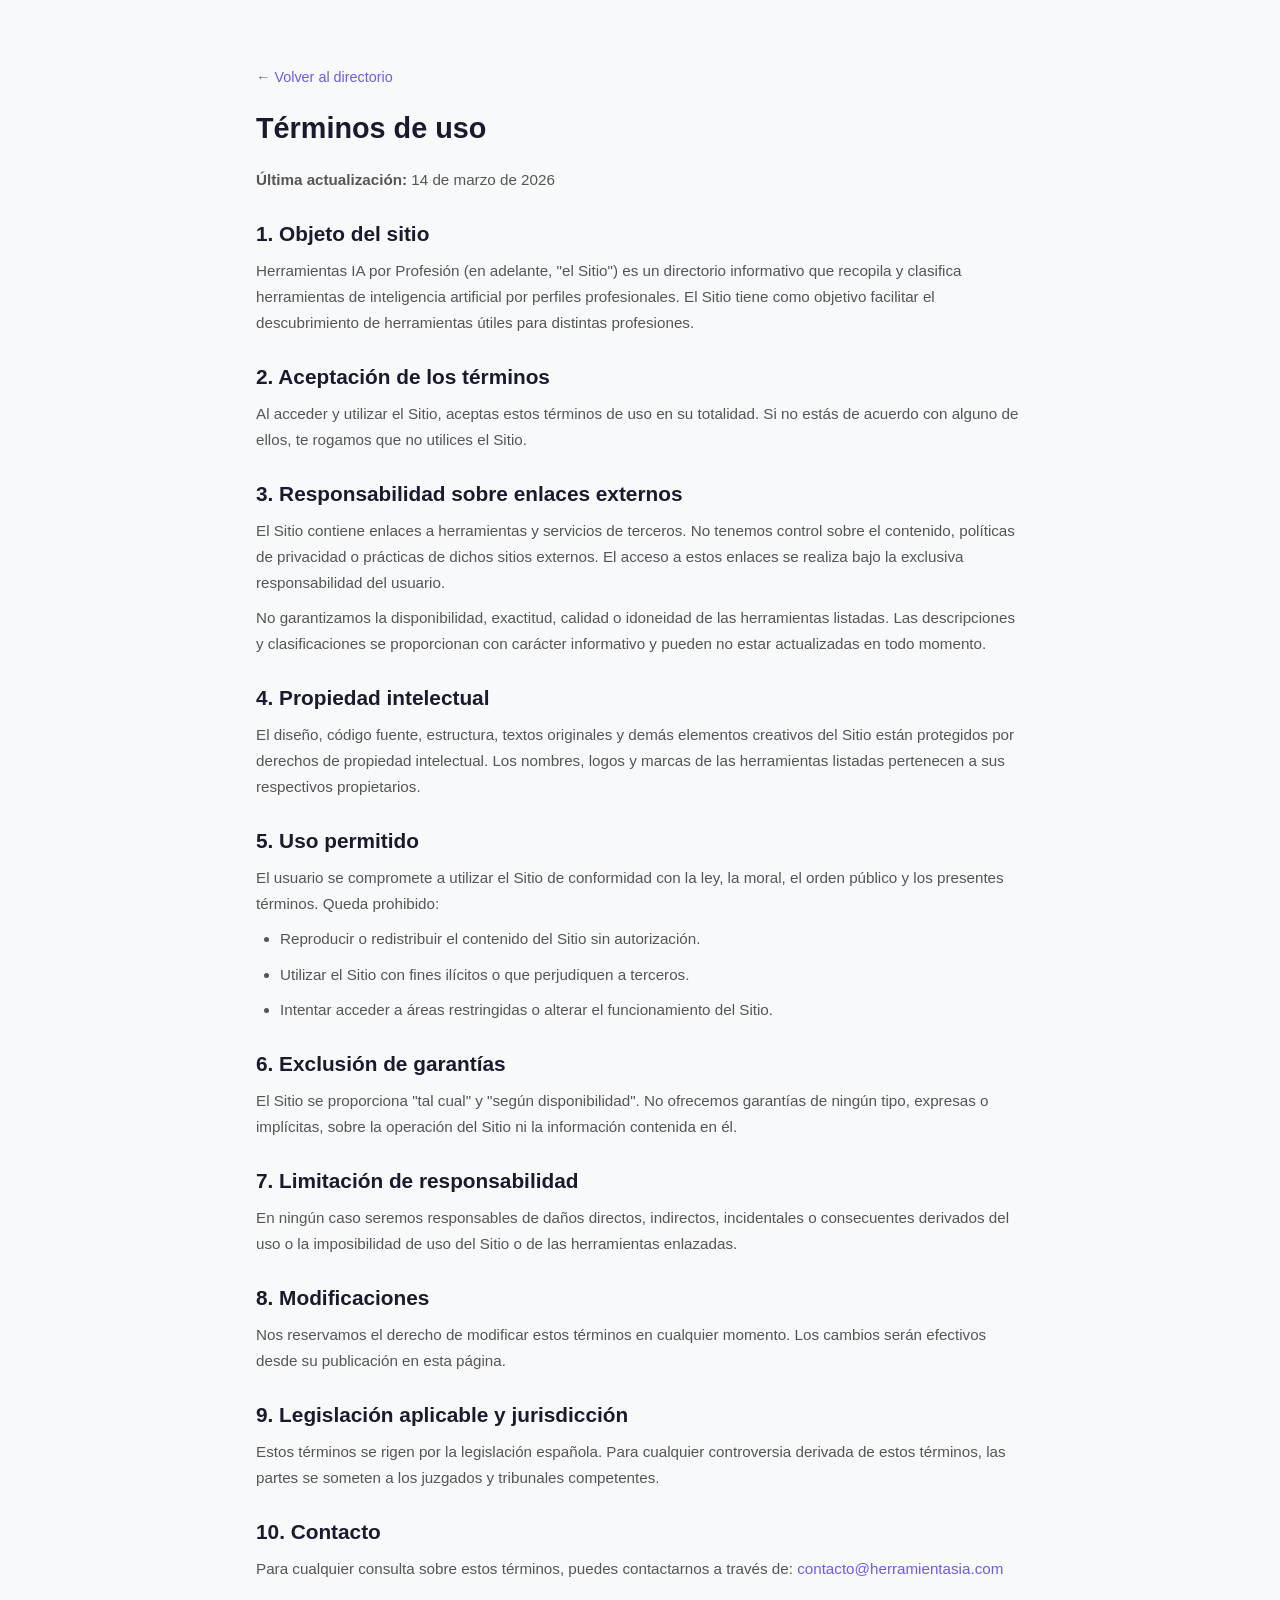
<file: terminos.html>
<!DOCTYPE html>
<html lang="es">
<head>
  <meta charset="UTF-8">
  <meta name="viewport" content="width=device-width, initial-scale=1.0">
  <title>Términos de uso — Herramientas IA por Profesión</title>
  <meta name="description" content="Términos y condiciones de uso del sitio Herramientas IA por Profesión.">
  <link rel="canonical" href="https://herramientasia.com/terminos.html">
  <link rel="icon" href="img/favicon.svg" type="image/svg+xml">
  <link rel="stylesheet" href="css/styles.css">
</head>
<body>
  <div class="legal-page">
    <a href="index.html" class="legal-back">← Volver al directorio</a>
    <h1>Términos de uso</h1>
    <p><strong>Última actualización:</strong> 14 de marzo de 2026</p>

    <h2>1. Objeto del sitio</h2>
    <p>Herramientas IA por Profesión (en adelante, "el Sitio") es un directorio informativo que recopila y clasifica herramientas de inteligencia artificial por perfiles profesionales. El Sitio tiene como objetivo facilitar el descubrimiento de herramientas útiles para distintas profesiones.</p>

    <h2>2. Aceptación de los términos</h2>
    <p>Al acceder y utilizar el Sitio, aceptas estos términos de uso en su totalidad. Si no estás de acuerdo con alguno de ellos, te rogamos que no utilices el Sitio.</p>

    <h2>3. Responsabilidad sobre enlaces externos</h2>
    <p>El Sitio contiene enlaces a herramientas y servicios de terceros. No tenemos control sobre el contenido, políticas de privacidad o prácticas de dichos sitios externos. El acceso a estos enlaces se realiza bajo la exclusiva responsabilidad del usuario.</p>
    <p>No garantizamos la disponibilidad, exactitud, calidad o idoneidad de las herramientas listadas. Las descripciones y clasificaciones se proporcionan con carácter informativo y pueden no estar actualizadas en todo momento.</p>

    <h2>4. Propiedad intelectual</h2>
    <p>El diseño, código fuente, estructura, textos originales y demás elementos creativos del Sitio están protegidos por derechos de propiedad intelectual. Los nombres, logos y marcas de las herramientas listadas pertenecen a sus respectivos propietarios.</p>

    <h2>5. Uso permitido</h2>
    <p>El usuario se compromete a utilizar el Sitio de conformidad con la ley, la moral, el orden público y los presentes términos. Queda prohibido:</p>
    <ul>
      <li>Reproducir o redistribuir el contenido del Sitio sin autorización.</li>
      <li>Utilizar el Sitio con fines ilícitos o que perjudiquen a terceros.</li>
      <li>Intentar acceder a áreas restringidas o alterar el funcionamiento del Sitio.</li>
    </ul>

    <h2>6. Exclusión de garantías</h2>
    <p>El Sitio se proporciona "tal cual" y "según disponibilidad". No ofrecemos garantías de ningún tipo, expresas o implícitas, sobre la operación del Sitio ni la información contenida en él.</p>

    <h2>7. Limitación de responsabilidad</h2>
    <p>En ningún caso seremos responsables de daños directos, indirectos, incidentales o consecuentes derivados del uso o la imposibilidad de uso del Sitio o de las herramientas enlazadas.</p>

    <h2>8. Modificaciones</h2>
    <p>Nos reservamos el derecho de modificar estos términos en cualquier momento. Los cambios serán efectivos desde su publicación en esta página.</p>

    <h2>9. Legislación aplicable y jurisdicción</h2>
    <p>Estos términos se rigen por la legislación española. Para cualquier controversia derivada de estos términos, las partes se someten a los juzgados y tribunales competentes.</p>

    <h2>10. Contacto</h2>
    <p>Para cualquier consulta sobre estos términos, puedes contactarnos a través de: <a href="mailto:contacto@herramientasia.com">contacto@herramientasia.com</a></p>
  </div>
</body>
</html>
</file>
<file: css/styles.css>
/* ========================================
   Variables y reset
   ======================================== */
:root {
  --color-bg: #f8f9fa;
  --color-surface: #ffffff;
  --color-text: #1a1a2e;
  --color-text-secondary: #555;
  --color-primary: #6c5ce7;
  --color-primary-hover: #5a4bd1;
  --color-accent: #00cec9;
  --color-border: #e0e0e0;
  --color-badge-gratis: #00b894;
  --color-badge-freemium: #6c5ce7;
  --color-badge-opensource: #e17055;
  --color-highlight: #fdcb6e;
  --color-nav-bg: #ffffff;
  --color-footer-bg: #1a1a2e;
  --color-footer-text: #ccc;
  --shadow-card: 0 2px 8px rgba(0,0,0,0.08);
  --shadow-card-hover: 0 4px 16px rgba(0,0,0,0.12);
  --radius: 12px;
  --radius-sm: 6px;
  --max-width: 1200px;
  --transition: 0.2s ease;
}

[data-theme="dark"] {
  --color-bg: #0f0f23;
  --color-surface: #1a1a2e;
  --color-text: #e0e0e0;
  --color-text-secondary: #aaa;
  --color-border: #2d2d44;
  --color-nav-bg: #16162b;
  --color-footer-bg: #0a0a1a;
  --shadow-card: 0 2px 8px rgba(0,0,0,0.3);
  --shadow-card-hover: 0 4px 16px rgba(0,0,0,0.4);
}

*,
*::before,
*::after {
  box-sizing: border-box;
  margin: 0;
  padding: 0;
}

html {
  scroll-behavior: smooth;
  -webkit-text-size-adjust: 100%;
}

body {
  font-family: -apple-system, BlinkMacSystemFont, 'Segoe UI', Roboto, Oxygen, Ubuntu, sans-serif;
  background-color: var(--color-bg);
  color: var(--color-text);
  line-height: 1.6;
  min-height: 100vh;
}

a {
  color: var(--color-primary);
  text-decoration: none;
}

a:hover,
a:focus-visible {
  text-decoration: underline;
}

a:focus-visible,
button:focus-visible,
input:focus-visible {
  outline: 3px solid var(--color-accent);
  outline-offset: 2px;
}

img {
  max-width: 100%;
  height: auto;
}

/* Screen reader only */
.sr-only {
  position: absolute;
  width: 1px;
  height: 1px;
  padding: 0;
  margin: -1px;
  overflow: hidden;
  clip: rect(0,0,0,0);
  white-space: nowrap;
  border: 0;
}

.container {
  width: 100%;
  max-width: var(--max-width);
  margin: 0 auto;
  padding: 0 1rem;
}

/* ========================================
   Header
   ======================================== */
.header {
  background: linear-gradient(135deg, var(--color-primary) 0%, #a29bfe 100%);
  color: #fff;
  text-align: center;
  padding: 2.5rem 1rem 2rem;
  position: relative;
}

.header__title {
  font-size: clamp(1.6rem, 4vw, 2.5rem);
  font-weight: 800;
  margin-bottom: 0.3rem;
}

.header__subtitle {
  font-size: clamp(0.95rem, 2vw, 1.15rem);
  opacity: 0.9;
  margin-bottom: 0.8rem;
}

.header__counter {
  font-size: 0.9rem;
  opacity: 0.85;
  margin-bottom: 1.2rem;
}

/* Buscador */
.search-wrapper {
  max-width: 540px;
  margin: 0 auto;
}

.search-input {
  width: 100%;
  padding: 0.75rem 1rem;
  border: 2px solid rgba(255,255,255,0.3);
  border-radius: var(--radius);
  background: rgba(255,255,255,0.15);
  color: #fff;
  font-size: 1rem;
  transition: border-color var(--transition), background var(--transition);
}

.search-input::placeholder {
  color: rgba(255,255,255,0.7);
}

.search-input:focus {
  background: rgba(255,255,255,0.25);
  border-color: #fff;
  outline: none;
}

/* Tema toggle */
.theme-toggle {
  position: absolute;
  top: 1rem;
  right: 1rem;
  background: rgba(255,255,255,0.2);
  border: none;
  border-radius: 50%;
  width: 40px;
  height: 40px;
  cursor: pointer;
  font-size: 1.2rem;
  display: flex;
  align-items: center;
  justify-content: center;
  transition: background var(--transition);
}

.theme-toggle:hover {
  background: rgba(255,255,255,0.35);
}

/* ========================================
   Navegación de categorías
   ======================================== */
.category-nav {
  position: sticky;
  top: 0;
  z-index: 100;
  background: var(--color-nav-bg);
  border-bottom: 1px solid var(--color-border);
  overflow-x: auto;
  -webkit-overflow-scrolling: touch;
  scrollbar-width: thin;
}

.category-nav__list {
  display: flex;
  list-style: none;
  gap: 0;
  min-width: max-content;
  padding: 0;
  margin: 0;
}

.category-nav__item {
  flex-shrink: 0;
}

.category-nav__link {
  display: block;
  padding: 0.65rem 1rem;
  font-size: 0.85rem;
  color: var(--color-text-secondary);
  white-space: nowrap;
  border-bottom: 3px solid transparent;
  transition: color var(--transition), border-color var(--transition);
  text-decoration: none;
}

.category-nav__link:hover,
.category-nav__link:focus-visible {
  color: var(--color-primary);
  text-decoration: none;
}

.category-nav__link.active {
  color: var(--color-primary);
  border-bottom-color: var(--color-primary);
  font-weight: 600;
}

/* ========================================
   Main / Secciones
   ======================================== */
.main {
  padding: 2rem 0 3rem;
}

.category-section {
  margin-bottom: 3rem;
}

.category-section__header {
  display: flex;
  align-items: center;
  gap: 0.5rem;
  margin-bottom: 1.2rem;
  padding-bottom: 0.5rem;
  border-bottom: 2px solid var(--color-border);
}

.category-section__emoji {
  font-size: 1.5rem;
}

.category-section__title {
  font-size: clamp(1.2rem, 3vw, 1.5rem);
  font-weight: 700;
  color: var(--color-text);
}

.category-section__count {
  font-size: 0.85rem;
  color: var(--color-text-secondary);
  margin-left: auto;
}

/* ========================================
   Grid de tarjetas
   ======================================== */
.tools-grid {
  display: grid;
  grid-template-columns: 1fr;
  gap: 1rem;
}

@media (min-width: 640px) {
  .tools-grid {
    grid-template-columns: repeat(2, 1fr);
  }
}

@media (min-width: 960px) {
  .tools-grid {
    grid-template-columns: repeat(3, 1fr);
  }
}

/* ========================================
   Tarjeta de herramienta
   ======================================== */
.tool-card {
  background: var(--color-surface);
  border: 1px solid var(--color-border);
  border-radius: var(--radius);
  padding: 1.2rem;
  transition: box-shadow var(--transition), transform var(--transition);
  display: flex;
  flex-direction: column;
  gap: 0.5rem;
}

.tool-card:hover {
  box-shadow: var(--shadow-card-hover);
  transform: translateY(-2px);
}

.tool-card--destacado {
  border-color: var(--color-highlight);
  box-shadow: 0 0 0 2px var(--color-highlight), var(--shadow-card);
}

.tool-card__header {
  display: flex;
  align-items: center;
  gap: 0.5rem;
  flex-wrap: wrap;
}

.tool-card__name {
  font-size: 1.05rem;
  font-weight: 700;
}

.tool-card__name a {
  color: var(--color-text);
  transition: color var(--transition);
}

.tool-card__name a:hover {
  color: var(--color-primary);
}

.tool-card__badge-destacado {
  font-size: 0.7rem;
  background: var(--color-highlight);
  color: #333;
  padding: 0.15rem 0.5rem;
  border-radius: var(--radius-sm);
  font-weight: 600;
  text-transform: uppercase;
}

.tool-card__desc {
  font-size: 0.9rem;
  color: var(--color-text-secondary);
  line-height: 1.5;
}

.tool-card__caso {
  font-size: 0.82rem;
  color: var(--color-text-secondary);
  font-style: italic;
}

.tool-card__badges {
  display: flex;
  gap: 0.4rem;
  flex-wrap: wrap;
  margin-top: auto;
}

.badge {
  font-size: 0.72rem;
  padding: 0.2rem 0.55rem;
  border-radius: var(--radius-sm);
  font-weight: 600;
  text-transform: uppercase;
}

.badge--gratis {
  background: var(--color-badge-gratis);
  color: #fff;
}

.badge--freemium {
  background: var(--color-badge-freemium);
  color: #fff;
}

.badge--open-source {
  background: var(--color-badge-opensource);
  color: #fff;
}

.badge--idioma {
  background: var(--color-border);
  color: var(--color-text);
}

/* ========================================
   Estado vacío y error
   ======================================== */
.empty-state,
.error-state {
  text-align: center;
  padding: 3rem 1rem;
  color: var(--color-text-secondary);
  font-size: 1.1rem;
}

/* ========================================
   Botón volver arriba
   ======================================== */
.back-to-top {
  position: fixed;
  bottom: 2rem;
  right: 2rem;
  width: 48px;
  height: 48px;
  border-radius: 50%;
  background: var(--color-primary);
  color: #fff;
  border: none;
  font-size: 1.4rem;
  cursor: pointer;
  box-shadow: 0 2px 10px rgba(0,0,0,0.2);
  transition: opacity var(--transition), transform var(--transition);
  z-index: 50;
}

.back-to-top:hover {
  transform: scale(1.1);
}

/* ========================================
   Footer
   ======================================== */
.footer {
  background: var(--color-footer-bg);
  color: var(--color-footer-text);
  padding: 2rem 1rem;
  text-align: center;
}

.footer__update {
  font-size: 0.85rem;
  margin-bottom: 0.8rem;
}

.footer__links {
  display: flex;
  justify-content: center;
  gap: 1.2rem;
  flex-wrap: wrap;
  margin-bottom: 0.8rem;
}

.footer__links a {
  color: var(--color-footer-text);
  font-size: 0.85rem;
}

.footer__links a:hover {
  color: #fff;
}

.footer__link-btn {
  background: none;
  border: none;
  color: var(--color-footer-text);
  font-size: 0.85rem;
  cursor: pointer;
  text-decoration: underline;
  font-family: inherit;
}

.footer__link-btn:hover {
  color: #fff;
}

.footer__suggest {
  font-size: 0.85rem;
}

.footer__suggest a {
  color: var(--color-accent);
}

/* ========================================
   Cookie banner
   ======================================== */
.cookie-banner {
  position: fixed;
  bottom: 0;
  left: 0;
  right: 0;
  background: var(--color-surface);
  border-top: 2px solid var(--color-primary);
  padding: 1.2rem;
  z-index: 1000;
  box-shadow: 0 -4px 20px rgba(0,0,0,0.15);
}

.cookie-banner__content {
  max-width: var(--max-width);
  margin: 0 auto;
  display: flex;
  flex-direction: column;
  gap: 0.8rem;
  align-items: center;
  text-align: center;
}

.cookie-banner__content p {
  font-size: 0.9rem;
  color: var(--color-text);
}

.cookie-banner__actions {
  display: flex;
  gap: 0.6rem;
  flex-wrap: wrap;
  justify-content: center;
  align-items: center;
}

.cookie-banner__link {
  font-size: 0.82rem;
}

/* Botones */
.btn {
  padding: 0.55rem 1.2rem;
  border: none;
  border-radius: var(--radius-sm);
  font-size: 0.9rem;
  font-weight: 600;
  cursor: pointer;
  transition: background var(--transition), transform var(--transition);
  font-family: inherit;
}

.btn--primary {
  background: var(--color-primary);
  color: #fff;
}

.btn--primary:hover {
  background: var(--color-primary-hover);
}

.btn--secondary {
  background: var(--color-border);
  color: var(--color-text);
}

.btn--secondary:hover {
  background: #ccc;
}

/* ========================================
   Páginas legales
   ======================================== */
.legal-page {
  max-width: 800px;
  margin: 2rem auto;
  padding: 2rem 1rem;
}

.legal-page h1 {
  font-size: 1.8rem;
  margin-bottom: 1rem;
  color: var(--color-text);
}

.legal-page h2 {
  font-size: 1.3rem;
  margin-top: 1.5rem;
  margin-bottom: 0.5rem;
  color: var(--color-text);
}

.legal-page p,
.legal-page li {
  font-size: 0.95rem;
  color: var(--color-text-secondary);
  line-height: 1.7;
  margin-bottom: 0.6rem;
}

.legal-page ul {
  padding-left: 1.5rem;
}

.legal-page a {
  color: var(--color-primary);
}

.legal-page table {
  width: 100%;
  border-collapse: collapse;
  margin: 1rem 0;
}

.legal-page th,
.legal-page td {
  border: 1px solid var(--color-border);
  padding: 0.6rem;
  font-size: 0.9rem;
  text-align: left;
}

.legal-page th {
  background: var(--color-surface);
  font-weight: 600;
}

.legal-back {
  display: inline-block;
  margin-bottom: 1rem;
  font-size: 0.9rem;
}

/* ========================================
   Responsive ajustes
   ======================================== */
@media (min-width: 640px) {
  .cookie-banner__content {
    flex-direction: row;
    text-align: left;
  }

  .cookie-banner__content p {
    flex: 1;
  }
}

@media (max-width: 639px) {
  .header {
    padding: 2rem 0.5rem 1.5rem;
  }

  .category-nav__link {
    padding: 0.5rem 0.75rem;
    font-size: 0.8rem;
  }

  .tool-card {
    padding: 1rem;
  }
}
</file>
